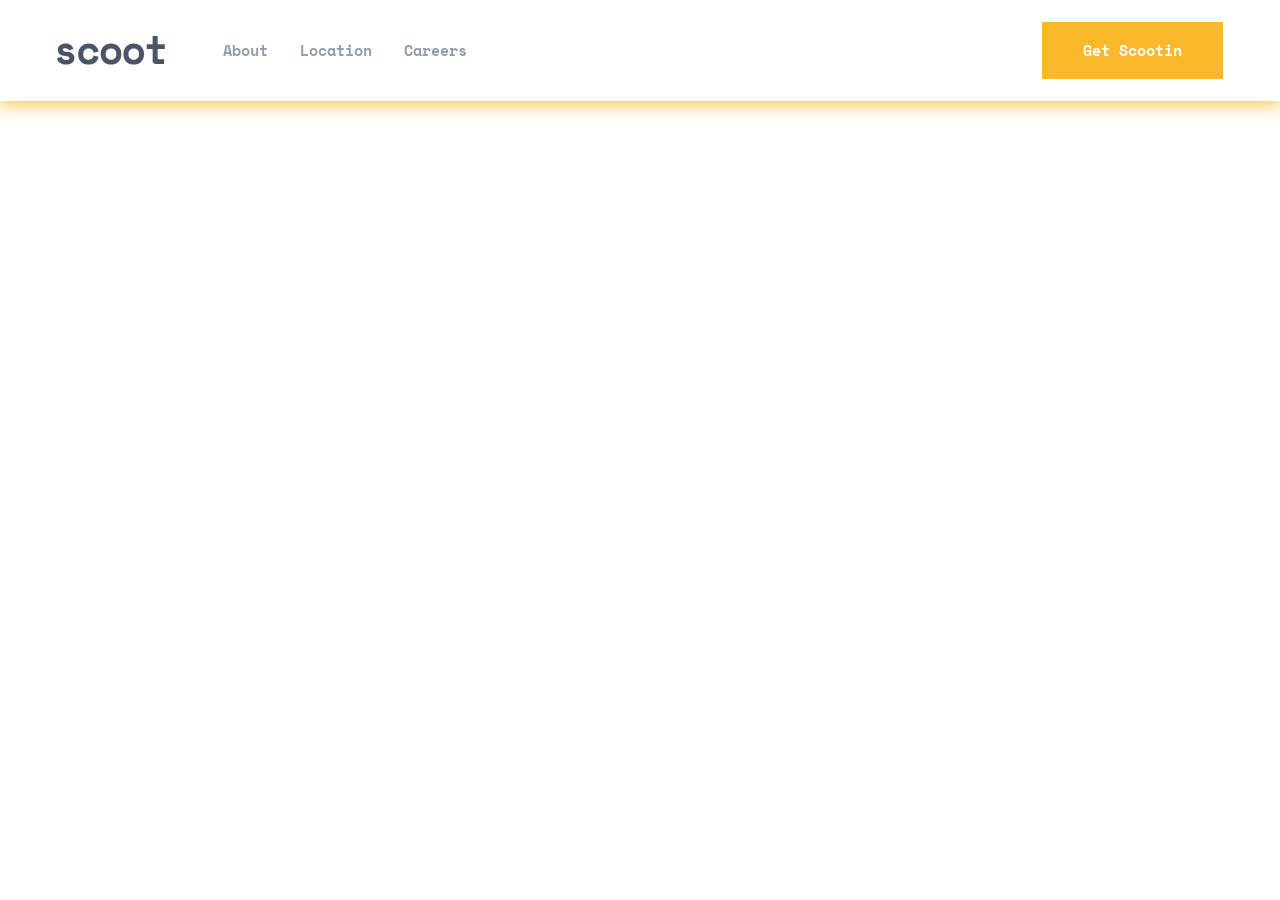
<file: index.html>
<!DOCTYPE html>
<html lang="en">

<head>
    <meta charset="UTF-8">
    <meta name="viewport" content="width=device-width, initial-scale=1.0">
    <link rel="stylesheet" href="./css/main.css">
    <title>SCSS</title>
</head>

<body>
    <header class="header">
        <div class="container header__container">
            <button class="header__test-button">
                <img class="header__test-button-image" src="./icons/open__burger.svg" alt="open__burger-icon">
            </button>
            <div class="header__left-box">
                <a class="header__logo-link" href="#">
                    <img class="header__logo-image" src="./icons/dark_logo.svg" alt="dark__logo" />
                </a>
                <ul class="header__list">
                    <li class="header__lists">
                        <a class="header__links" href="#">
                            <p class="header__links-texts">About</p>
                        </a>
                    </li>
                    <li class="header__lists">
                        <a class="header__links" href="#">
                            <p class="header__links-texts">Location</p>
                        </a>
                    </li>
                    <li class="header__lists">
                        <a class="header__links" href="#">
                            <p class="header__links-texts">Careers</p>
                        </a>
                    </li>
                </ul>
            </div>
            <button class="header__button">Get Scootin</button>
            <div class="header__mb-buttons-box">
                <button class="header__mb-open-burger-button">
                    <img class="header__mb-open-burger-icon" src="./icons/open__burger.svg" alt="open__burger-icon" />
                </button>
                <button class="header__mb-close-burger-button">
                    <img class="header__mb-close-burger-icon" src="./icons/close__burger.svg" alt="close__burger-icon" />
                </button>
            </div>
        </div>
        <div class="header__mb-div">
            <nav class="header__mb-nav">
                <ul class="header__mb-list">
                    <li class="header__mb-lists">
                        <a class="header__mb-links" href="#">
                            <p class="header__mb-links-texts">About</p>
                        </a>
                    </li>
                    <li class="header__mb-lists">
                        <a class="header__mb-links" href="#">
                            <p class="header__mb-links-texts">Location</p>
                        </a>
                    </li>
                    <li class="header__mb-lists">
                        <a class="header__mb-links" href="#">
                            <p  class="header__mb-links-texts">Careers</p>
                        </a>
                    </li>
                </ul>
                 <button class="header__mb-button">Get Scootin</button>
            </nav>
        </div>
    </header>
    <main>
    </main>
    <script src="./main.js"></script>
</body>

</html>
</file>
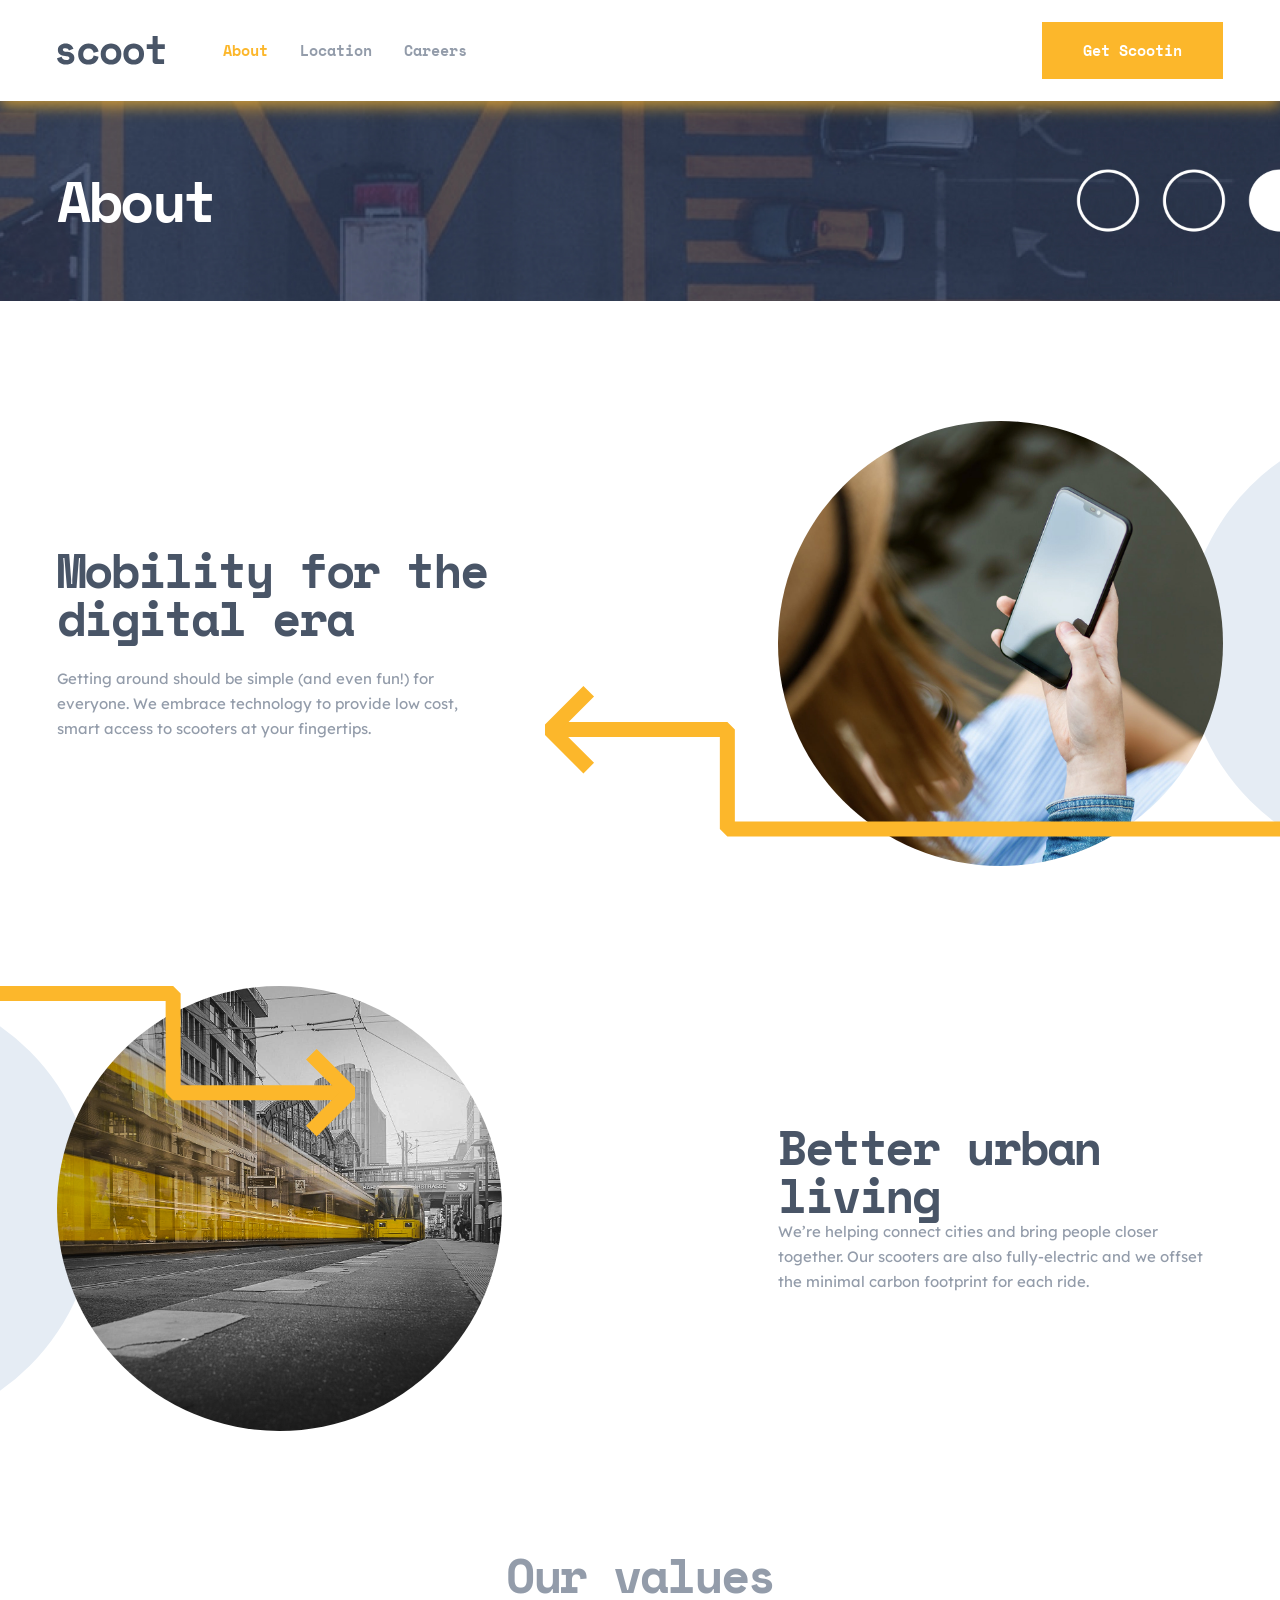
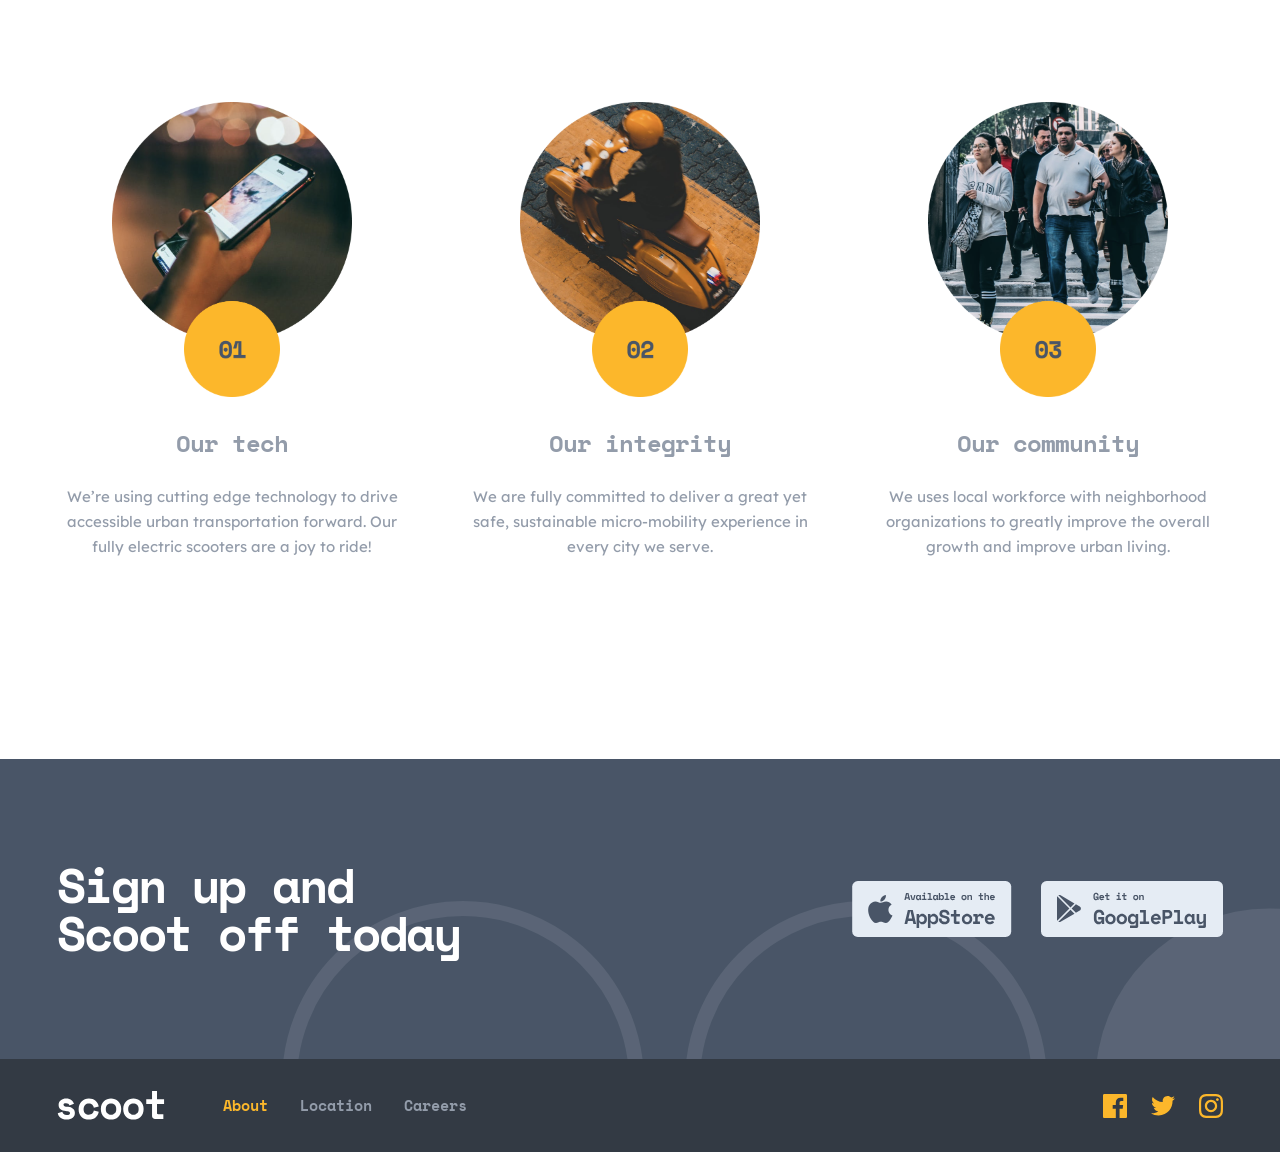
<file: about.html>
<!DOCTYPE html>
<html lang="en">

<head>
    <meta charset="UTF-8">
    <meta name="viewport" content="width=device-width, initial-scale=1.0">
    <link rel="stylesheet" href="./css/main.css">
    <title>About-page</title>
</head>

<body>
    <header class="header">
        <div class="container header__container">
            <button class="header__test-button">
                <img class="header__test-button-image" src="./icons/open__burger.svg" alt="open__burger-icon">
            </button>
            <div class="header__left-box">
                <a class="header__logo-link" href="index.html">
                    <img class="header__logo-image" src="./icons/dark_logo.svg" alt="dark__logo" />
                </a>
                <ul class="header__list">
                    <li class="header__lists">
                        <a class="header__links" href="#">
                            <p class="header__links-texts online ">About</p>
                        </a>
                    </li>
                    <li class="header__lists">
                        <a class="header__links" href="./location.html">
                            <p class="header__links-texts">Location</p>
                        </a>
                    </li>
                    <li class="header__lists">
                        <a class="header__links" href="./careers.html">
                            <p class="header__links-texts">Careers</p>
                        </a>
                    </li>
                </ul>
            </div>
            <button class="header__button">Get Scootin</button>
            <div class="header__mb-buttons-box">
                <button class="header__mb-open-burger-button">
                    <img class="header__mb-open-burger-icon" src="./icons/open__burger.svg" alt="open__burger-icon" />
                </button>
                <button class="header__mb-close-burger-button">
                    <img class="header__mb-close-burger-icon" src="./icons/close__burger.svg"
                        alt="close__burger-icon" />
                </button>
            </div>
        </div>
        <div class="header__mb-div">
            <nav class="header__mb-nav">
                <ul class="header__mb-list">
                    <li class="header__mb-lists">
                        <a class="header__mb-links" href="#">
                            <p class="header__mb-links-texts online ">About</p>
                        </a>
                    </li>
                    <li class="header__mb-lists">
                        <a class="header__mb-links" href="location.html">
                            <p class="header__mb-links-texts">Location</p>
                        </a>
                    </li>
                    <li class="header__mb-lists">
                        <a class="header__mb-links" href="careers.html">
                            <p class="header__mb-links-texts">Careers</p>
                        </a>
                    </li>
                </ul>
                <button class="header__mb-button">Get Scootin</button>
            </nav>
        </div>
    </header>
    <main>
        <section class="about">
            <div class="container about__container">
                <h2 class="about__title">About</h2>
            </div>
        </section>
        <section class="era">
            <div class="container era__container">
                <div class="era__left-box">
                    <h2 class="era__title">Mobility for the digital era</h2>
                    <p class="era__text"> Getting around should be simple (and even fun!) for everyone. We embrace
                        technology to provide low cost, smart access to scooters at your fingertips.</p>
                </div>
                <img class="era__image" src="./images/girl.jpg" alt="guy">
            </div>
        </section>
        <section class="urban">
            <div class="container urban__container">
                <img class="urban__image" src="./images/urban.jpg" alt="urban">
                <div class="urban__right-box">
                    <h2 class="urban__title">Better urban living</h2>
                    <p class="urban__text"> We’re helping connect cities and bring people closer together. Our scooters
                        are also fully-electric and we offset the minimal carbon footprint for each ride.</p>
                </div>
            </div>
        </section>
        <section class="values">
            <div class="container values__container">
                <h3 class="values__title">Our values</h3>
                <div class="values__box">
                    <div class="values__boxes">
                        <img class="values__imagas" src="./images/our__tech.png" alt="images">
                        <h5 class="values__titles">Our tech</h5>
                        <p class="values__texts">We’re using cutting edge technology to drive accessible urban
                            transportation forward. Our fully electric scooters are a joy to ride!</p>
                    </div>
                    <div class="values__boxes">
                        <img class="values__imagas" src="./images/our__integrity.png" alt="images">
                        <h5 class="values__titles">Our integrity</h5>
                        <p class="values__texts">We are fully committed to deliver a great yet safe, sustainable
                            micro-mobility experience in every city we serve.</p>
                    </div>
                    <div class="values__boxes">
                        <img class="values__imagas" src="./images/our__community.png" alt="images">
                        <h5 class="values__titles">Our community</h5>
                        <p class="values__texts">We uses local workforce with neighborhood organizations to greatly
                            improve the overall growth and improve urban living.</p>
                    </div>
                </div>
            </div>
        </section>
        <section class="sign">
            <div class="container sign__container">
                <h2 class="sign__title">Sign up and Scoot off today</h2>
                <div class="sign__right-box">
                    <a class="sign__icon-link" href="https://www.apple.com/app-store/" target="_blank"
                        rel="noopener noreferrer">
                        <img class="sign__icon-image" src="./icons/appstore.svg" alt="appstore">
                    </a>
                    <a class="sign__icon-link" href="https://play.google.com/store/games?hl=en" target="_blank"
                        rel="noopener noreferrer">
                        <img class="sign__icon-image" src="./icons/googleplay.svg" alt="googleplay">
                    </a>
                </div>
            </div>
        </section>
    </main>
    <footer class="footer">
        <div class="container footer__container">
            <div class="footer__left-box">
                <a class="footer__logo-link" href="index.html">
                    <img class="footer__logo-image" src="./icons/white__logo.svg" alt="white__logo">
                </a>
                <ul class="footer__list">
                    <li class="footer__lists">
                        <a class="footer__links" href=".#">
                            <p class="footer__links-texts online ">About</p>
                        </a>
                    </li>
                    <li class="footer__lists">
                        <a class="footer__links" href="./location.html">
                            <p class="footer__links-texts">Location</p>
                        </a>
                    </li>
                    <li class="footer__lists">
                        <a class="footer__links" href="./careers.html">
                            <p class="footer__links-texts">Careers</p>
                        </a>
                    </li>
                </ul>
            </div>
            <div class="footer__right-icon-box">
                <a class="footer__icon-link" href="https://www.facebook.com/" target="_blank" rel="noopener noreferrer">
                    <img class="footer__icon-image" src="./icons/facebook.svg" alt="facebook">
                </a>
                <a class="footer__icon-link" href="https://x.com/" target="_blank" rel="noopener noreferrer">
                    <img class="footer__icon-image" src="./icons/twitter.svg" alt="twitter">
                </a>
                <a class="footer__icon-link" href="https://www.instagram.com/" target="_blank"
                    rel="noopener noreferrer">
                    <img class="footer__icon-image" src="./icons/instagram.svg" alt="instagram">
                </a>
            </div>
        </div>
    </footer>
    <script src="./main.js"></script>
</body>

</html>
</file>
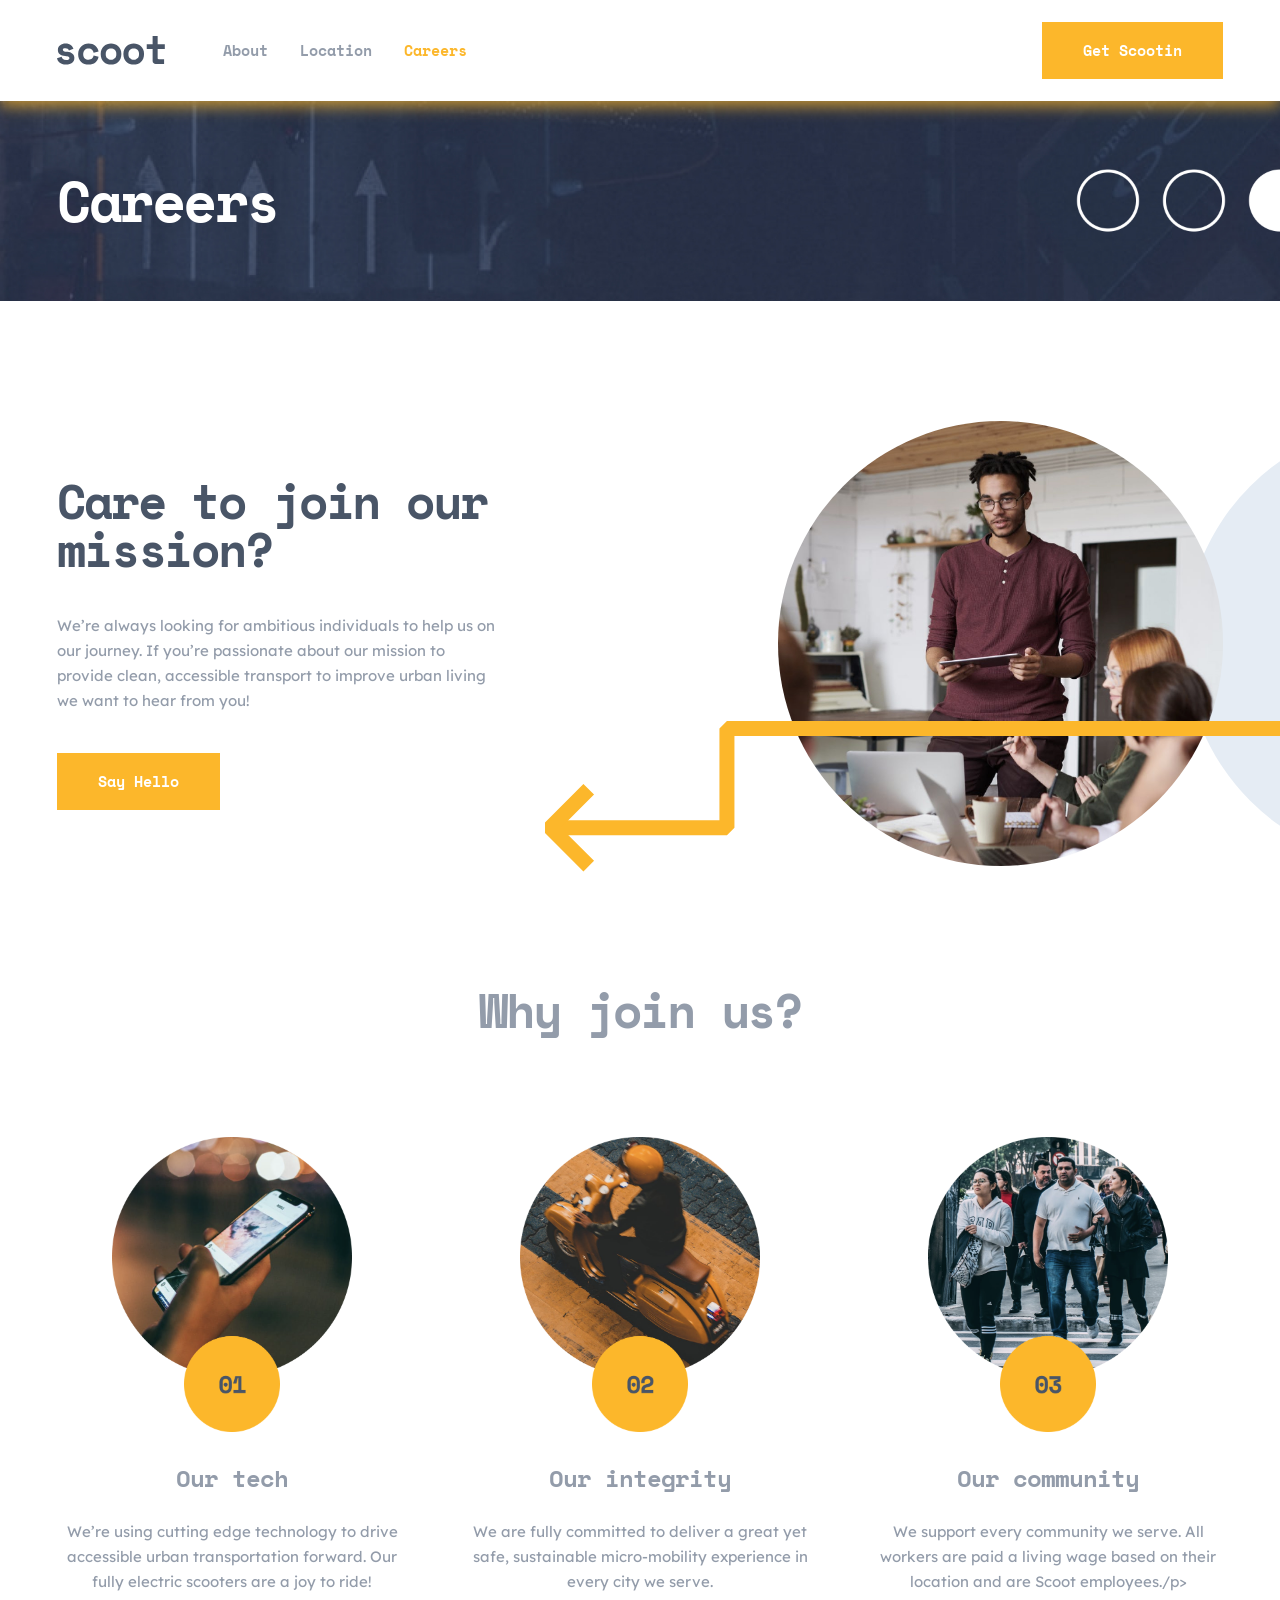
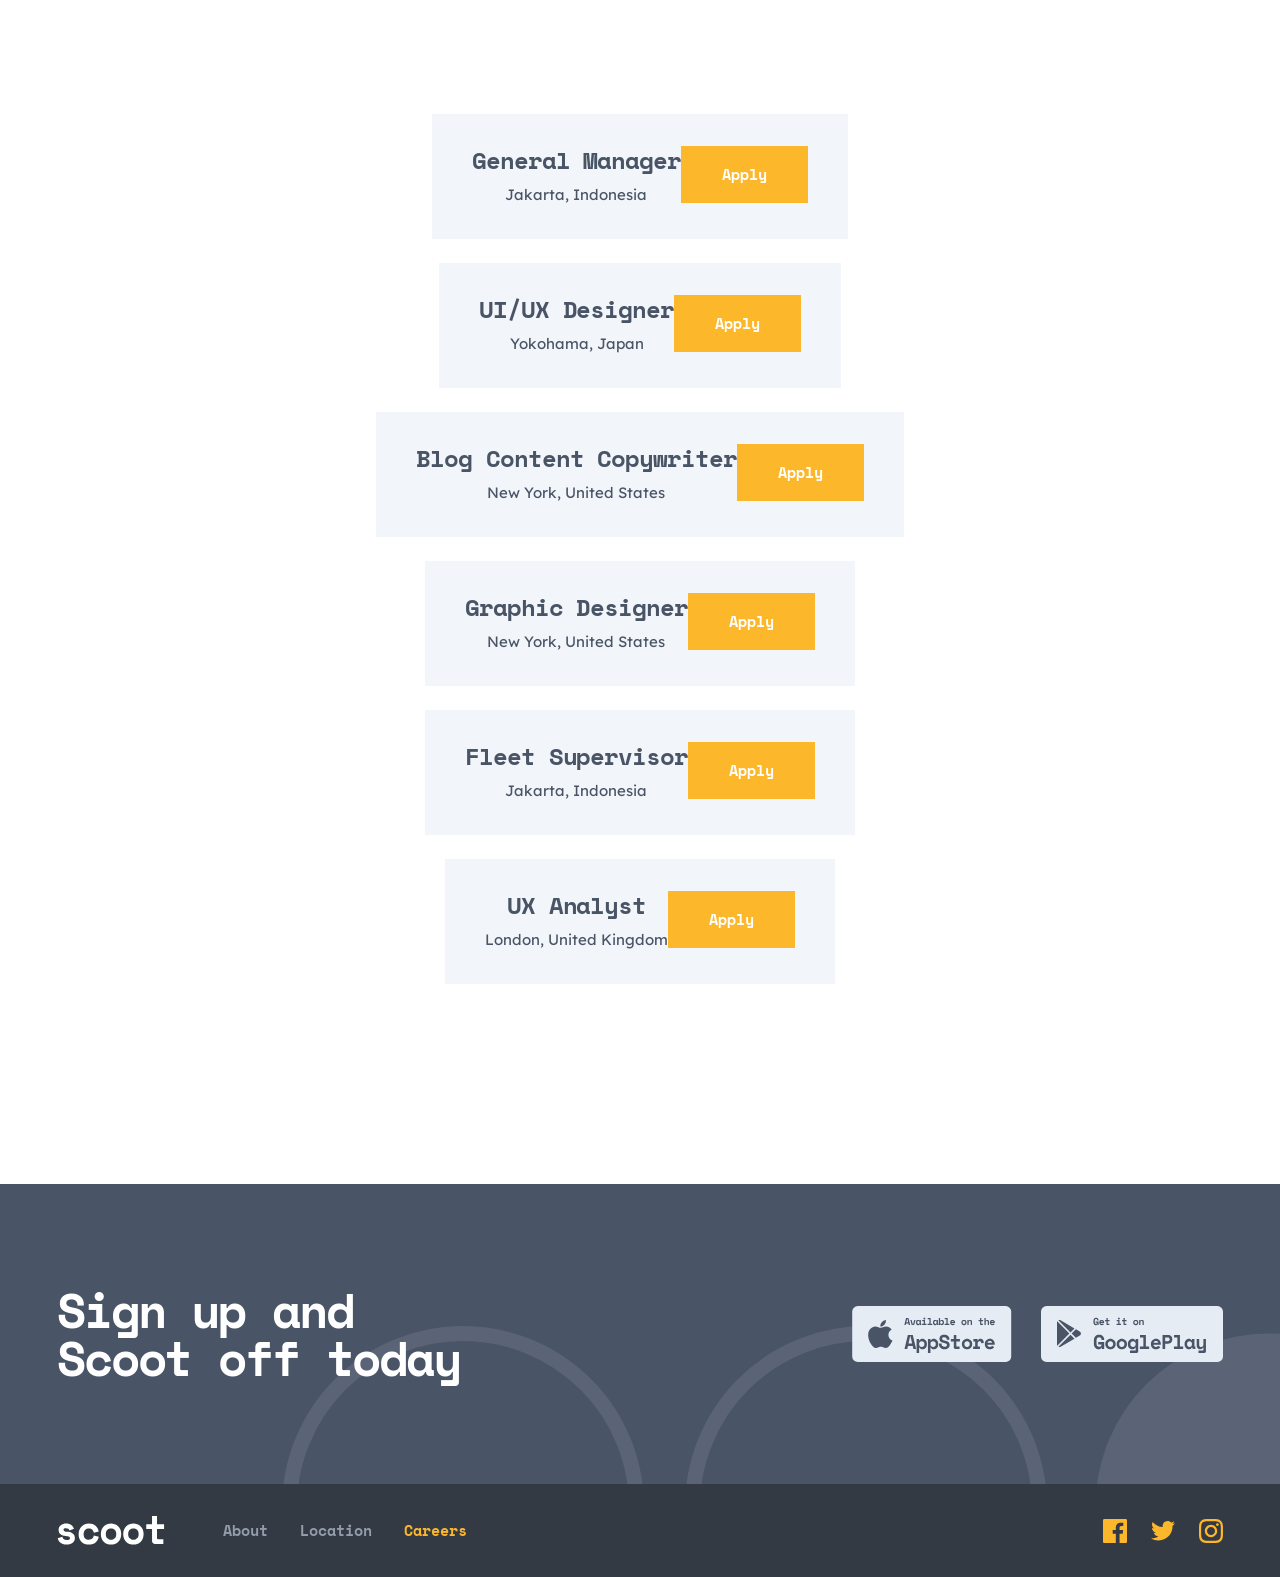
<file: careers.html>
<!DOCTYPE html>
<html lang="en">

<head>
    <meta charset="UTF-8">
    <meta name="viewport" content="width=device-width, initial-scale=1.0">
    <link rel="stylesheet" href="./css/main.css">
    <title>Careers-page</title>
</head>

<body>
    <header class="header">
        <div class="container header__container">
            <button class="header__test-button">
                <img class="header__test-button-image" src="./icons/open__burger.svg" alt="open__burger-icon">
            </button>
            <div class="header__left-box">
                <a class="header__logo-link" href="index.html">
                    <img class="header__logo-image" src="./icons/dark_logo.svg" alt="dark__logo" />
                </a>
                <ul class="header__list">
                    <li class="header__lists">
                        <a class="header__links" href="about.html">
                            <p class="header__links-texts">About</p>
                        </a>
                    </li>
                    <li class="header__lists">
                        <a class="header__links" href="location.html">
                            <p class="header__links-texts">Location</p>
                        </a>
                    </li>
                    <li class="header__lists">
                        <a class="header__links" href="#">
                            <p class="header__links-texts online ">Careers</p>
                        </a>
                    </li>
                </ul>
            </div>
            <button class="header__button">Get Scootin</button>
            <div class="header__mb-buttons-box">
                <button class="header__mb-open-burger-button">
                    <img class="header__mb-open-burger-icon" src="./icons/open__burger.svg" alt="open__burger-icon" />
                </button>
                <button class="header__mb-close-burger-button">
                    <img class="header__mb-close-burger-icon" src="./icons/close__burger.svg"
                        alt="close__burger-icon" />
                </button>
            </div>
        </div>
        <div class="header__mb-div">
            <nav class="header__mb-nav">
                <ul class="header__mb-list">
                    <li class="header__mb-lists">
                        <a class="header__mb-links" href="about.html">
                            <p class="header__mb-links-texts ">About</p>
                        </a>
                    </li>
                    <li class="header__mb-lists">
                        <a class="header__mb-links" href="location.html">
                            <p class="header__mb-links-texts">Location</p>
                        </a>
                    </li>
                    <li class="header__mb-lists">
                        <a class="header__mb-links" href="#">
                            <p class="header__mb-links-texts online ">Careers</p>
                        </a>
                    </li>
                </ul>
                <button class="header__mb-button">Get Scootin</button>
            </nav>
        </div>
    </header>
    <main>
        <section class="careers">
            <div class="container careers__container">
                <h2 class="careers__title">Careers</h2>
            </div>
        </section>
        <section class="mission">
            <div class="container mission__container">
                <div class="mission__left-box">
                    <h2 class="mission__title">Care to join our mission?</h2>
                    <p class="mission__text">We’re always looking for ambitious individuals to help us on our journey.
                        If you’re passionate about our mission to provide clean, accessible transport to improve urban
                        living we want to hear from you!</p>
                    <button class="mission__button">Say Hello</button>
                </div>
                <img class="easy__image" src="./images/black__guy.jpg" alt="guy">
            </div>
        </section>
        <section class="join">
            <div class="container join__container">
                <h3 class="join__title">Why join us?</h3>
                <div class="join__box">
                    <div class="join__boxes">
                        <img class="join__imagas" src="./images/our__tech.png" alt="images">
                        <h5 class="join__titles">Our tech</h5>
                        <p class="join__texts">We’re using cutting edge technology to drive accessible urban
                            transportation forward. Our fully electric scooters are a joy to ride!</p>
                    </div>
                    <div class="join__boxes">
                        <img class="join__imagas" src="./images/our__integrity.png" alt="images">
                        <h5 class="join__titles">Our integrity</h5>
                        <p class="join__texts">We are fully committed to deliver a great yet safe, sustainable
                            micro-mobility experience in every city we serve.</p>
                    </div>
                    <div class="join__boxes">
                        <img class="join__imagas" src="./images/our__community.png" alt="images">
                        <h5 class="join__titles">Our community</h5>
                        <p class="join__texts">We support every community we serve. All workers are paid a living wage
                            based on their location and are Scoot employees./p>
                    </div>
                </div>
            </div>
        </section>
        <section class="category">
            <div class="container category__container">
                <div class="category__box">
                    <div class="category__boxes">
                        <h4 class="category__titles">General Manager</h4>
                        <p class="category__texts">Jakarta, Indonesia</p>
                    </div>
                    <button class="category__button">Apply</button>
                </div>
                <div class="category__box">
                    <div class="category__boxes">
                        <h4 class="category__titles">UI/UX Designer</h4>
                        <p class="category__texts">Yokohama, Japan</p>
                    </div>
                    <button class="category__button">Apply</button>
                </div>
                <div class="category__box">
                    <div class="category__boxes">
                        <h4 class="category__titles">Blog Content Copywriter</h4>
                        <p class="category__texts">New York, United States</p>
                    </div>
                    <button class="category__button">Apply</button>
                </div>
                <div class="category__box">
                    <div class="category__boxes">
                        <h4 class="category__titles">Graphic Designer</h4>
                        <p class="category__texts">New York, United States</p>
                    </div>
                    <button class="category__button">Apply</button>
                </div>
                <div class="category__box">
                    <div class="category__boxes">
                        <h4 class="category__titles">Fleet Supervisor</h4>
                        <p class="category__texts">Jakarta, Indonesia</p>
                    </div>
                    <button class="category__button">Apply</button>
                </div>
                <div class="category__box">
                    <div class="category__boxes">
                        <h4 class="category__titles">UX Analyst</h4>
                        <p class="category__texts">London, United Kingdom</p>
                    </div>
                    <button class="category__button">Apply</button>
                </div>
            </div>
        </section>
        <section class="sign">
            <div class="container sign__container">
                <h2 class="sign__title">Sign up and Scoot off today</h2>
                <div class="sign__right-box">
                    <a class="sign__icon-link" href="https://www.apple.com/app-store/" target="_blank"
                        rel="noopener noreferrer">
                        <img class="sign__icon-image" src="./icons/appstore.svg" alt="appstore">
                    </a>
                    <a class="sign__icon-link" href="https://play.google.com/store/games?hl=en" target="_blank"
                        rel="noopener noreferrer">
                        <img class="sign__icon-image" src="./icons/googleplay.svg" alt="googleplay">
                    </a>
                </div>
            </div>
        </section>
    </main>
    <footer class="footer">
        <div class="container footer__container">
            <div class="footer__left-box">
                <a class="footer__logo-link" href="index.html">
                    <img class="footer__logo-image" src="./icons/white__logo.svg" alt="white__logo">
                </a>
                <ul class="footer__list">
                    <li class="footer__lists">
                        <a class="footer__links" href="./about.html">
                            <p class="footer__links-texts">About</p>
                        </a>
                    </li>
                    <li class="footer__lists">
                        <a class="footer__links" href="location.html">
                            <p class="footer__links-texts">Location</p>
                        </a>
                    </li>
                    <li class="footer__lists">
                        <a class="footer__links" href="#">
                            <p class="footer__links-texts online ">Careers</p>
                        </a>
                    </li>
                </ul>
            </div>
            <div class="footer__right-icon-box">
                <a class="footer__icon-link" href="https://www.facebook.com/" target="_blank" rel="noopener noreferrer">
                    <img class="footer__icon-image" src="./icons/facebook.svg" alt="facebook">
                </a>
                <a class="footer__icon-link" href="https://x.com/" target="_blank" rel="noopener noreferrer">
                    <img class="footer__icon-image" src="./icons/twitter.svg" alt="twitter">
                </a>
                <a class="footer__icon-link" href="https://www.instagram.com/" target="_blank"
                    rel="noopener noreferrer">
                    <img class="footer__icon-image" src="./icons/instagram.svg" alt="instagram">
                </a>
            </div>
        </div>
    </footer>
    <script src="./main.js"></script>
</body>

</html>
</file>
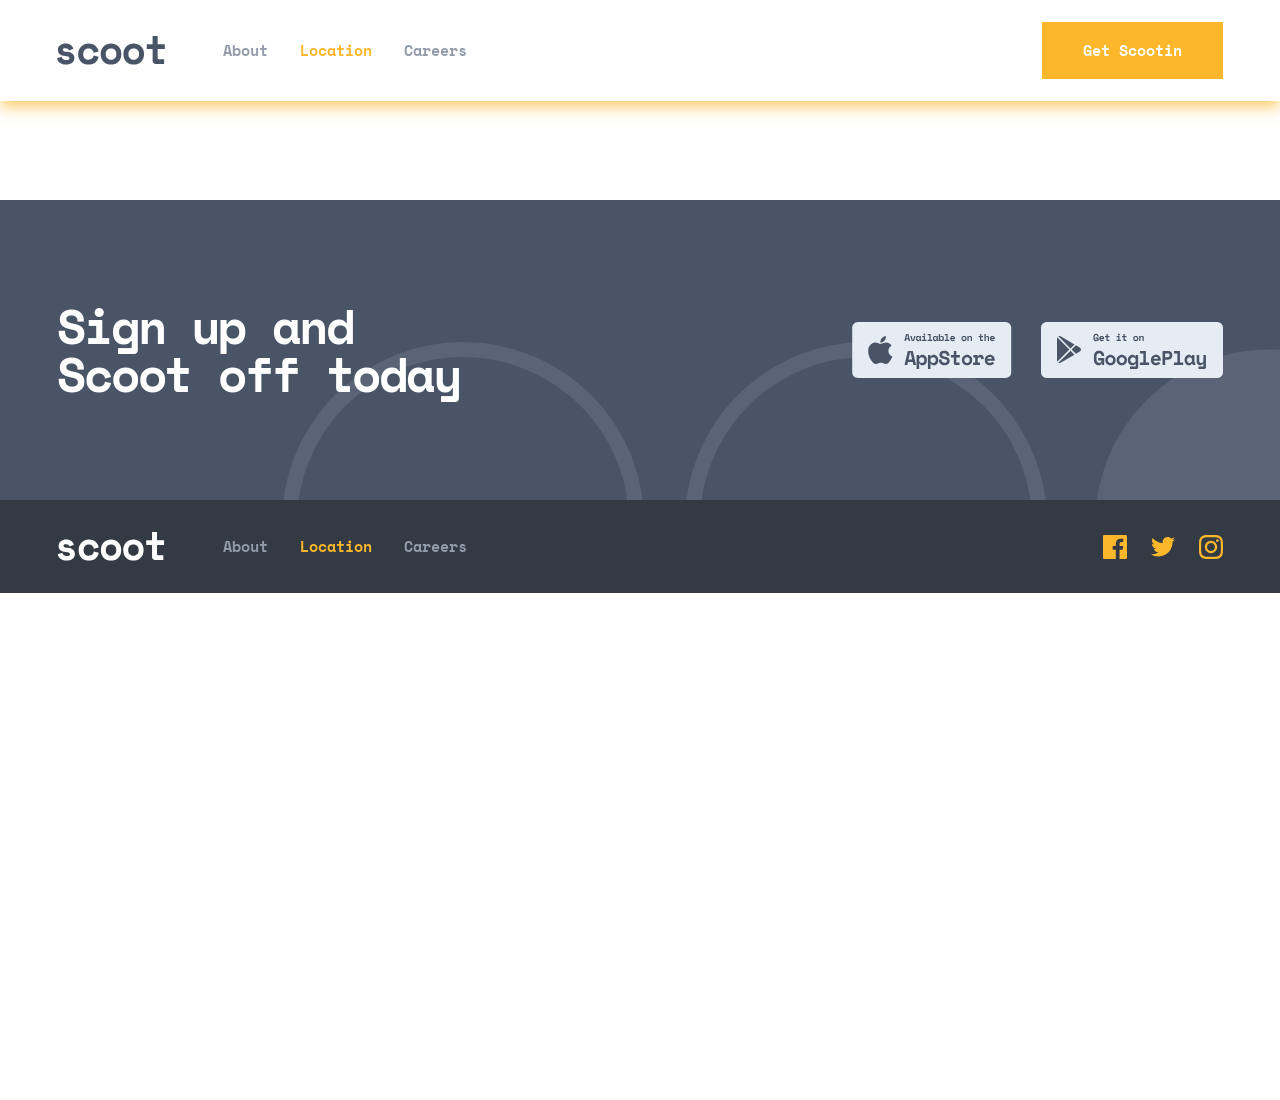
<file: location.html>
<!DOCTYPE html>
<html lang="en">

<head>
    <meta charset="UTF-8">
    <meta name="viewport" content="width=device-width, initial-scale=1.0">
    <link rel="stylesheet" href="./css/main.css">
    <title>Location-page</title>
</head>

<body>
    <header class="header">
        <div class="container header__container">
            <button class="header__test-button">
                <img class="header__test-button-image" src="./icons/open__burger.svg" alt="open__burger-icon">
            </button>
            <div class="header__left-box">
                <a class="header__logo-link" href="index.html">
                    <img class="header__logo-image" src="./icons/dark_logo.svg" alt="dark__logo" />
                </a>
                <ul class="header__list">
                    <li class="header__lists">
                        <a class="header__links" href="about.html">
                            <p class="header__links-texts">About</p>
                        </a>
                    </li>
                    <li class="header__lists">
                        <a class="header__links" href="#">
                            <p class="header__links-texts online ">Location</p>
                        </a>
                    </li>
                    <li class="header__lists">
                        <a class="header__links" href="./careers.html">
                            <p class="header__links-texts">Careers</p>
                        </a>
                    </li>
                </ul>
            </div>
            <button class="header__button">Get Scootin</button>
            <div class="header__mb-buttons-box">
                <button class="header__mb-open-burger-button">
                    <img class="header__mb-open-burger-icon" src="./icons/open__burger.svg" alt="open__burger-icon" />
                </button>
                <button class="header__mb-close-burger-button">
                    <img class="header__mb-close-burger-icon" src="./icons/close__burger.svg"
                        alt="close__burger-icon" />
                </button>
            </div>
        </div>
        <div class="header__mb-div">
            <nav class="header__mb-nav">
                <ul class="header__mb-list">
                    <li class="header__mb-lists">
                        <a class="header__mb-links" href="about.html">
                            <p class="header__mb-links-texts ">About</p>
                        </a>
                    </li>
                    <li class="header__mb-lists">
                        <a class="header__mb-links" href="#">
                            <p class="header__mb-links-texts online ">Location</p>
                        </a>
                    </li>
                    <li class="header__mb-lists">
                        <a class="header__mb-links" href="careers.html">
                            <p class="header__mb-links-texts">Careers</p>
                        </a>
                    </li>
                </ul>
                <button class="header__mb-button">Get Scootin</button>
            </nav>
        </div>
    </header>
    <main>
        <section class="sign">
            <div class="container sign__container">
                <h2 class="sign__title">Sign up and Scoot off today</h2>
                <div class="sign__right-box">
                    <a class="sign__icon-link" href="https://www.apple.com/app-store/" target="_blank"
                        rel="noopener noreferrer">
                        <img class="sign__icon-image" src="./icons/appstore.svg" alt="appstore">
                    </a>
                    <a class="sign__icon-link" href="https://play.google.com/store/games?hl=en" target="_blank"
                        rel="noopener noreferrer">
                        <img class="sign__icon-image" src="./icons/googleplay.svg" alt="googleplay">
                    </a>
                </div>
            </div>
        </section>
    </main>
    <footer class="footer">
        <div class="container footer__container">
            <div class="footer__left-box">
                <a class="footer__logo-link" href="index.html">
                    <img class="footer__logo-image" src="./icons/white__logo.svg" alt="white__logo">
                </a>
                <ul class="footer__list">
                    <li class="footer__lists">
                        <a class="footer__links" href="./about.html">
                            <p class="footer__links-texts">About</p>
                        </a>
                    </li>
                    <li class="footer__lists">
                        <a class="footer__links" href="#">
                            <p class="footer__links-texts online ">Location</p>
                        </a>
                    </li>
                    <li class="footer__lists">
                        <a class="footer__links" href="./careers.html">
                            <p class="footer__links-texts">Careers</p>
                        </a>
                    </li>
                </ul>
            </div>
            <div class="footer__right-icon-box">
                <a class="footer__icon-link" href="https://www.facebook.com/" target="_blank" rel="noopener noreferrer">
                    <img class="footer__icon-image" src="./icons/facebook.svg" alt="facebook">
                </a>
                <a class="footer__icon-link" href="https://x.com/" target="_blank" rel="noopener noreferrer">
                    <img class="footer__icon-image" src="./icons/twitter.svg" alt="twitter">
                </a>
                <a class="footer__icon-link" href="https://www.instagram.com/" target="_blank"
                    rel="noopener noreferrer">
                    <img class="footer__icon-image" src="./icons/instagram.svg" alt="instagram">
                </a>
            </div>
        </div>
    </footer>
    <script src="./main.js"></script>
</body>

</html>
</file>
<file: css/main.css>
.container{width:100%;max-width:1266px;padding:0 50px;margin:0 auto}.header{box-shadow:rgba(252,182,43,.753) 0px 5px 15px;z-index:1111;background-color:#fff;width:100%;top:0;position:fixed}.header__container{padding-top:22px;padding-bottom:22px;display:flex;flex-direction:row;justify-content:space-between;align-items:center}.header__test-button{display:none;opacity:0;border:none;background:none;outline:none}.header__test-button-image{width:20px;height:16px}.header__left-box{display:flex;flex-direction:row;justify-content:center;align-items:center;gap:58.18px}.header__logo-link{transition:450ms ease all}.header__logo-link:active{transition:450ms ease all;opacity:.5px}.header__list{display:flex;flex-direction:row;justify-content:center;align-items:center;gap:32px}.header__links-texts{font-family:"Space Mono";font-weight:bold;font-size:15px;line-height:25px;letter-spacing:0px;color:#939caa}.header__button{display:block;padding:14px 39px;display:flex;flex-direction:row;justify-content:center;align-items:center;background-color:#fcb72b;font-family:"Space Mono";font-size:15px;font-weight:bold;line-height:25px;letter-spacing:0px;color:#fff;transition:400ms ease all;border:2px solid #fcb72b;cursor:pointer}.header__button:active{border:2px solid #fcb72b;background-color:inherit;color:#fcb72b}.header__mb-buttons-box{display:none}.header__mb-open-burger-button{display:block;border:none;background:none;outline:none}.header__mb-open-burger-icon{width:20px;height:16px}.header__mb-close-burger-button{display:none;border:none;background:none;outline:none}.header__mb-close-burger-icon{width:20px;height:16px}.header__mb-div{display:none;transition:450ms ease all;width:100%;z-index:-1;height:100dvh;position:fixed;top:73px;transform:translateX(-100%);backdrop-filter:blur(5px);background-color:rgba(0,0,0,.5)}.header__mb-div.active{transform:translateX(0%);transition:450ms ease all}.header__mb-nav{display:flex;flex-direction:column;justify-content:space-between;align-items:start;background-color:#333a44;width:80%;height:100dvh;padding:64px 32px 102px 32px}.header__mb-list{display:flex;flex-direction:column;justify-content:space-between;align-items:start;gap:24px}.header__mb-links-texts{font-family:"Space Mono";font-weight:bold;font-size:18px;line-height:25px;letter-spacing:0px;color:#fff}.header__mb-button{padding:14px 39px;display:flex;flex-direction:row;justify-content:center;align-items:center;background-color:#fcb72b;font-family:"Space Mono";font-size:15px;font-weight:bold;line-height:25px;letter-spacing:0px;color:#fff;transition:400ms ease all;border:2px solid #fcb72b;cursor:pointer}.header__mb-button:active{border:2px solid #fcb72b;background-color:inherit;color:#fcb72b}@media(max-width: 1024px){.header{box-shadow:rgba(252,182,43,.753) 0px 5px 15px;z-index:1111;background-color:#fff;width:100%;top:0;position:fixed}.header__container{padding-left:40px;padding-right:40px;padding-top:22px;padding-bottom:22px;display:flex;flex-direction:row;justify-content:space-between;align-items:center}.header__test-button{display:none;opacity:0;border:none;background:none;outline:none}.header__test-button-image{width:20px;height:16px}.header__left-box{display:flex;flex-direction:row;justify-content:center;align-items:center;gap:58.18px}.header__logo-link{transition:200ms ease all}.header__logo-link:active{transition:200ms ease all;opacity:.5}.header__logo-image{width:107.82px;height:28.56px}.header__list{display:flex;flex-direction:row;justify-content:center;align-items:center;gap:32px}.header__links-texts{font-family:"Space Mono";font-weight:bold;font-size:15px;line-height:25px;letter-spacing:0px;color:#939caa}.header__button{display:block;padding:14px 39px;display:flex;flex-direction:row;justify-content:center;align-items:center;background-color:#fcb72b;font-family:"Space Mono";font-size:15px;font-weight:bold;line-height:25px;letter-spacing:0px;color:#fff;transition:400ms ease all;border:2px solid #fcb72b;cursor:pointer}.header__button:active{border:2px solid #fcb72b;background-color:inherit;color:#fcb72b}.header__mb-buttons-box{display:none}.header__mb-open-burger-button{display:block;border:none;background:none;outline:none}.header__mb-open-burger-icon{width:20px;height:16px}.header__mb-close-burger-button{display:none;border:none;background:none;outline:none}.header__mb-close-burger-icon{width:20px;height:16px}.header__mb-div{display:none;transition:450ms ease all;width:100%;z-index:-1;height:100dvh;position:fixed;top:73px;transform:translateX(-100%);backdrop-filter:blur(5px);background-color:rgba(0,0,0,.5)}.header__mb-div.active{transform:translateX(0%);transition:450ms ease all}.header__mb-nav{display:flex;flex-direction:column;justify-content:space-between;align-items:start;background-color:#333a44;width:80%;height:100dvh;padding:64px 32px 102px 32px}.header__mb-list{display:flex;flex-direction:column;justify-content:space-between;align-items:start;gap:24px}.header__mb-links-texts{font-family:"Space Mono";font-weight:bold;font-size:18px;line-height:25px;letter-spacing:0px;color:#fff}.header__mb-button{padding:14px 39px;display:flex;flex-direction:row;justify-content:center;align-items:center;background-color:#fcb72b;font-family:"Space Mono";font-size:15px;font-weight:bold;line-height:25px;letter-spacing:0px;color:#fff;transition:400ms ease all;border:2px solid #fcb72b;cursor:pointer}.header__mb-button:active{border:2px solid #fcb72b;background-color:inherit;color:#fcb72b}}@media(max-width: 767px){.header{box-shadow:rgba(252,182,43,.753) 0px 5px 15px;z-index:1111;background-color:#fff;width:100%;top:0;position:fixed}.header__container{padding-left:32px;padding-right:32px;padding-top:22px;padding-bottom:22px;display:flex;flex-direction:row-reverse;justify-content:space-between;align-items:center}.header__test-button{display:block;opacity:0;border:none;background:none;outline:none}.header__test-button-image{width:20px;height:16px}.header__logo-link{transition:450ms ease all}.header__logo-link:active{transition:450ms ease all;opacity:.5}.header__logo-image{width:75.5px;height:20px}.header__list{display:none}.header__lists{display:none}.header__links{display:none}.header__links-texts{font-family:"Space Mono"}.header__button{display:none}.header__mb-buttons-box{display:block}.header__mb-open-burger-button{display:block;border:none;background:none;outline:none}.header__mb-open-burger-icon{width:20px;height:16px}.header__mb-close-burger-button{display:none;border:none;background:none;outline:none}.header__mb-close-burger-icon{width:20px;height:16px}.header__mb-div{display:block;transition:450ms ease all;width:100%;z-index:10;height:100dvh;position:fixed;top:68px;transform:translateX(-100%);backdrop-filter:blur(5px);background-color:rgba(0,0,0,.5)}.header__mb-div.active{transform:translateX(0%);transition:450ms ease all}.header__mb-nav{display:flex;flex-direction:column;justify-content:space-between;align-items:start;background-color:#333a44;width:80%;height:100dvh;padding:64px 32px 102px 32px}.header__mb-list{display:flex;flex-direction:column;justify-content:space-between;align-items:start;gap:24px}.header__mb-links-texts{font-family:"Space Mono";font-weight:bold;font-size:18px;line-height:25px;letter-spacing:0px;color:#fff}.header__mb-button{padding:14px 39px;display:flex;flex-direction:row;justify-content:center;align-items:center;background-color:#fcb72b;font-family:"Space Mono";font-size:15px;font-weight:bold;line-height:25px;letter-spacing:0px;color:#fff;transition:400ms ease all;border:2px solid #fcb72b;cursor:pointer}.header__mb-button:active{border:2px solid #fcb72b;background-color:inherit;color:#fcb72b}}.hero{width:100%;background-image:url("../../images/hero_background-image.jpg");background-position:top;background-repeat:no-repeat;background-size:cover;padding-top:153px;padding-bottom:152px;position:relative}.hero::after{position:absolute;display:inline-block;content:"";bottom:315px;left:-50px;width:203px;height:15px;background-image:url("../../icons/hero__path.svg");background-repeat:no-repeat;background-size:cover;z-index:1}.hero::before{position:absolute;display:inline-block;content:"";bottom:179px;right:300px;width:452px;height:151px;background-image:url("../../icons/hero__vector.svg");background-repeat:no-repeat;background-size:cover;z-index:2}.hero__container{display:flex;flex-direction:column;justify-content:center;align-items:start;position:relative}.hero__container::after{position:absolute;display:inline-block;content:"";top:400px;right:0;width:234px;height:62px;background-image:url("../../icons/hero__triple-circle.svg");background-repeat:no-repeat;background-size:cover}.hero__left-box{width:477px;display:flex;flex-direction:column;justify-content:center;align-items:start;gap:40px}.hero__title{text-align:start;width:477px;font-family:"Space Mono";font-weight:bold;font-size:56px;line-height:56px;letter-spacing:-2.5px;color:#fff}.hero__mini-box{display:flex;flex-direction:column;justify-content:center;align-items:start;gap:32px;margin-left:auto}.hero__text{text-align:start;width:400px;font-family:"Lexend Deca";font-weight:400;font-size:15px;line-height:25px;letter-spacing:0px;color:#fff}.hero__button{padding:14px 39px;display:flex;flex-direction:row;justify-content:center;align-items:center;background-color:#fcb72b;font-family:"Space Mono";font-size:15px;font-weight:bold;line-height:25px;letter-spacing:0px;color:#fff;transition:400ms ease all;border:2px solid #fcb72b;cursor:pointer}.hero__button:active{border:2px solid #fcb72b;background-color:inherit;color:#fcb72b}@media(max-width: 1330px){.hero{width:100%;background-image:url("../../images/hero_background-image.jpg");background-position:top;background-repeat:no-repeat;background-size:cover;padding-top:153px;padding-bottom:152px;position:relative}.hero::after{position:absolute;display:inline-block;content:"";bottom:315px;left:-450px;width:203px;height:15px;background-image:url("../../icons/hero__path.svg");background-repeat:no-repeat;background-size:cover;z-index:1}.hero::before{position:absolute;display:none;content:"";bottom:179px;right:500px;width:452px;height:151px;background-image:url("../../icons/hero__vector.svg");background-repeat:no-repeat;background-size:cover;z-index:2}.hero__container{display:flex;flex-direction:column;justify-content:center;align-items:start;position:relative}.hero__container::after{position:absolute;display:inline-block;content:"";top:400px;right:0;width:234px;height:62px;background-image:url("../../icons/hero__triple-circle.svg");background-repeat:no-repeat;background-size:cover}.hero__left-box{width:477px;display:flex;flex-direction:column;justify-content:center;align-items:start;gap:40px}.hero__title{text-align:start;width:477px;font-family:"Space Mono";font-weight:bold;font-size:56px;line-height:56px;letter-spacing:-2.5px;color:#fff}.hero__mini-box{display:flex;flex-direction:column;justify-content:center;align-items:start;gap:32px;margin-left:auto}.hero__text{text-align:start;width:400px;font-family:"Lexend Deca";font-weight:400;font-size:15px;line-height:25px;letter-spacing:0px;color:#fff}.hero__button{padding:14px 39px;display:flex;flex-direction:row;justify-content:center;align-items:center;background-color:#fcb72b;font-family:"Space Mono";font-size:15px;font-weight:bold;line-height:25px;letter-spacing:0px;color:#fff;transition:400ms ease all;border:2px solid #fcb72b;cursor:pointer}.hero__button:active{border:2px solid #fcb72b;background-color:inherit;color:#fcb72b}}@media(max-width: 1024px){.hero{width:100%;background-image:url("../../images/hero_background-tb-image.jpg");background-position:top;background-repeat:no-repeat;background-size:cover;padding-top:137px;padding-bottom:217px;position:relative}.hero::after{position:absolute;display:none;content:"";bottom:315px;left:-100px;width:203px;height:15px;background-image:url("../../icons/hero__path.svg");background-repeat:no-repeat;background-size:cover;z-index:1}.hero::before{position:absolute;display:inline-block;content:"";bottom:39px;left:0;width:325px;height:151px;background-image:url("../../icons/hero__tb-vector.svg");background-repeat:no-repeat;background-size:cover;z-index:1}.hero__container{padding-left:40px;padding-right:40px;display:flex;flex-direction:column;justify-content:center;align-items:center;position:relative}.hero__container::after{position:absolute;display:none;content:"";top:400px;right:0;width:234px;height:62px;background-image:url("../../icons/hero__triple-circle.svg");background-repeat:no-repeat;background-size:cover}.hero__left-box{width:auto;display:flex;flex-direction:column;justify-content:center;align-items:center;gap:24px}.hero__title{text-align:center;width:573px;font-family:"Space Mono";font-weight:bold;font-size:56px;line-height:56px;letter-spacing:-2.5px;color:#fff}.hero__mini-box{display:flex;flex-direction:column;justify-content:center;align-items:center;gap:32px}.hero__text{text-align:center;width:573px;font-family:"Lexend Deca";font-weight:400;font-size:15px;line-height:25px;letter-spacing:0px;color:#fff}.hero__button{padding:14px 39px;display:flex;flex-direction:row;justify-content:center;align-items:center;background-color:#fcb72b;font-family:"Space Mono";font-size:15px;font-weight:bold;line-height:25px;letter-spacing:0px;color:#fff;transition:400ms ease all;border:2px solid #fcb72b;cursor:pointer}.hero__button:active{border:2px solid #fcb72b;background-color:inherit;color:#fcb72b}}@media(max-width: 767px){.hero{width:100%;background-image:url("../../images/hero_background-mb-image.jpg");background-position:top;background-repeat:no-repeat;background-size:cover;padding-top:115px;padding-bottom:179px;position:relative}.hero::after{position:absolute;display:none;content:"";bottom:315px;left:-50;width:203px;height:15px;background-image:url("../../icons/hero__path.svg");background-repeat:no-repeat;background-size:cover;z-index:1}.hero::before{position:absolute;display:inline-block;content:"";bottom:34.56px;left:0;width:140px;height:151px;background-image:url("../../icons/hero__mb-vector.svg");background-repeat:no-repeat;background-size:cover;z-index:1}.hero__container{padding-left:32px;padding-right:32px;display:flex;flex-direction:column;justify-content:center;align-items:center;position:relative}.hero__container::after{position:absolute;display:none;content:"";top:400px;right:0;width:234px;height:62px;background-image:url("../../icons/hero__triple-circle.svg");background-repeat:no-repeat;background-size:cover}.hero__left-box{width:auto;display:flex;flex-direction:column;justify-content:center;align-items:center;gap:24px}.hero__title{text-align:center;width:311px;font-family:"Space Mono";font-weight:bold;font-size:40px;line-height:40px;letter-spacing:-1.79px;color:#fff}.hero__mini-box{display:flex;flex-direction:column;justify-content:center;align-items:center;gap:34px}.hero__text{text-align:center;width:100%;font-family:"Lexend Deca";font-weight:400;font-size:15px;line-height:25px;letter-spacing:0px;color:#fff}.hero__button{padding:14px 39px;display:flex;flex-direction:row;justify-content:center;align-items:center;background-color:#fcb72b;font-family:"Space Mono";font-size:15px;font-weight:bold;line-height:25px;letter-spacing:0px;color:#fff;transition:400ms ease all;border:2px solid #fcb72b;cursor:pointer}.hero__button:active{border:2px solid #fcb72b;background-color:inherit;color:#fcb72b}}.step{padding-top:160px;position:relative;z-index:2}.step::after{z-index:-1;position:absolute;display:inline-block;content:"";top:205px;left:0px;width:973px;height:15px;background-image:url("../../icons/step__path.svg");background-repeat:no-repeat;background-size:cover}.step__container{display:flex;flex-direction:row;justify-content:space-between;align-items:start;gap:0px}.step__icons{width:96px;height:96px}.step__boxes{width:100%;display:flex;flex-direction:column;justify-content:center;align-items:start;gap:40px}.step__mini-box{display:flex;flex-direction:column;justify-content:center;align-items:start;gap:27px}.step__titles{text-align:start;font-family:"Space Mono";font-weight:bold;font-size:24px;line-height:28px;letter-spacing:-1.07px;color:#495567}.step__texts{width:300px;text-align:start;font-weight:400;font-size:15px;line-height:25px;font-family:"Lexend Deca";color:#939caa}@media(max-width: 1100px){.step{padding-top:160px;position:relative;z-index:2}.step::after{z-index:-1;position:absolute;display:none;content:"";top:205px;left:-50px;width:973px;height:15px;background-image:url("../../icons/step__path.svg");background-repeat:no-repeat;background-size:cover}.step__container{display:flex;flex-direction:column;justify-content:center;align-items:center;gap:50px}.step__icons{width:96px;height:96px}.step__boxes{width:100%;display:flex;flex-direction:row;justify-content:space-evenly;align-items:start;gap:0}.step__mini-box{display:flex;flex-direction:column;justify-content:center;align-items:start;gap:27px}.step__titles{text-align:start;font-family:"Space Mono";font-weight:bold;font-size:24px;line-height:28px;letter-spacing:-1.07px;color:#495567}.step__texts{width:300px;text-align:start;font-weight:400;font-size:15px;line-height:25px;font-family:"Lexend Deca";color:#939caa}}@media(max-width: 1024px){.step{padding-top:122px;position:relative;z-index:2}.step::after{z-index:-1;position:absolute;display:inline-block;content:"";top:0;left:145px;width:15px;height:512px;background-image:url("../../icons/step__tb-path.svg");background-repeat:no-repeat;background-size:cover}.step__container{padding-left:40px;padding-right:40px;display:flex;flex-direction:column;justify-content:center;align-items:center;gap:50px}.step__icons{width:96px;height:96px}.step__boxes{width:100%;display:flex;flex-direction:row;justify-content:space-evenly;align-items:start;gap:0}.step__mini-box{display:flex;flex-direction:column;justify-content:center;align-items:start;gap:27px}.step__titles{text-align:start;font-family:"Space Mono";font-weight:bold;font-size:24px;line-height:28px;letter-spacing:-1.07px;color:#495567}.step__texts{width:398px;text-align:start;font-weight:400;font-size:15px;line-height:25px;font-family:"Lexend Deca";color:#939caa}}@media(max-width: 912px){.step{padding-top:122px;position:relative;z-index:2}.step::after{z-index:-1;position:absolute;display:inline-block;content:"";top:0;left:190px;width:15px;height:512px;background-image:url("../../icons/step__tb-path.svg");background-repeat:no-repeat;background-size:cover}.step__container{padding-left:40px;padding-right:40px;display:flex;flex-direction:column;justify-content:center;align-items:center;gap:50px}.step__icons{width:96px;height:96px}.step__boxes{width:100%;display:flex;flex-direction:row;justify-content:space-evenly;align-items:start;gap:0}.step__mini-box{display:flex;flex-direction:column;justify-content:center;align-items:start;gap:27px}.step__titles{text-align:start;font-family:"Space Mono";font-weight:bold;font-size:24px;line-height:28px;letter-spacing:-1.07px;color:#495567}.step__texts{width:398px;text-align:start;font-weight:400;font-size:15px;line-height:25px;font-family:"Lexend Deca";color:#939caa}}@media(max-width: 820px){.step{padding-top:122px;position:relative;z-index:2}.step::after{z-index:-1;position:absolute;display:inline-block;content:"";top:0;left:162.5px;width:15px;height:512px;background-image:url("../../icons/step__tb-path.svg");background-repeat:no-repeat;background-size:cover}.step__container{padding-left:40px;padding-right:40px;display:flex;flex-direction:column;justify-content:center;align-items:center;gap:50px}.step__icons{width:96px;height:96px}.step__boxes{width:100%;display:flex;flex-direction:row;justify-content:space-evenly;align-items:start;gap:0}.step__mini-box{display:flex;flex-direction:column;justify-content:center;align-items:start;gap:27px}.step__titles{text-align:start;font-family:"Space Mono";font-weight:bold;font-size:24px;line-height:28px;letter-spacing:-1.07px;color:#495567}.step__texts{width:398px;text-align:start;font-weight:400;font-size:15px;line-height:25px;font-family:"Lexend Deca";color:#939caa}}@media(max-width: 768px){.step{padding-top:122px;position:relative;z-index:2}.step::after{z-index:-1;position:absolute;display:inline-block;content:"";top:0;left:145px;width:15px;height:512px;background-image:url("../../icons/step__tb-path.svg");background-repeat:no-repeat;background-size:cover}.step__container{padding-left:40px;padding-right:40px;display:flex;flex-direction:column;justify-content:center;align-items:center;gap:50px}.step__icons{width:96px;height:96px}.step__boxes{width:100%;display:flex;flex-direction:row;justify-content:space-evenly;align-items:start;gap:0}.step__mini-box{display:flex;flex-direction:column;justify-content:center;align-items:start;gap:27px}.step__titles{text-align:start;font-family:"Space Mono";font-weight:bold;font-size:24px;line-height:28px;letter-spacing:-1.07px;color:#495567}.step__texts{width:398px;text-align:start;font-weight:400;font-size:15px;line-height:25px;font-family:"Lexend Deca";color:#939caa}}@media(max-width: 767px){.step{padding-top:120px;position:relative;z-index:2}.step::after{z-index:-1;position:absolute;display:none;content:"";top:0;left:145px;width:15px;height:512px;background-image:url("../../icons/step__tb-path.svg");background-repeat:no-repeat;background-size:cover}.step__container{padding-left:32px;padding-right:32px;display:flex;flex-direction:column;justify-content:center;align-items:center;gap:48px}.step__images{width:56px;height:56px}.step__boxes{display:flex;flex-direction:column;justify-content:center;align-items:center;gap:24px}.step__mini-box{display:flex;flex-direction:column;justify-content:center;align-items:center;gap:24px}.step__titles{text-align:center;font-family:"Space Mono";font-weight:bold;font-size:20px;line-height:28px;letter-spacing:-0.89px;color:#495567}.step__texts{width:100%;text-align:center;font-weight:400;font-size:15px;line-height:25px;letter-spacing:0px;font-family:"Lexend Deca";color:#939caa}}.easy{margin-top:200px;position:relative;z-index:2}.easy::after{position:absolute;content:"";display:inline-block;width:735px;height:151px;right:0;top:300px;background-image:url("../../icons/easy__vector.svg");background-repeat:no-repeat;background-size:cover}.easy::before{z-index:-1;position:absolute;content:"";display:inline-block;width:95px;height:445px;right:0;top:0;background-image:url("../../icons/easy__mask.svg");background-repeat:no-repeat;background-size:cover}.easy__container{display:flex;flex-direction:row;justify-content:space-between;align-items:center}.easy__left-box{display:flex;flex-direction:column;justify-content:center;align-items:start;gap:40px}.easy__title{width:445px;font-family:"Space Mono";color:#495567;font-size:48px;line-height:48px;letter-spacing:-2.14px;font-weight:bold;text-align:start}.easy__text{text-align:start;width:445px;font-family:"Lexend Deca";font-weight:400;color:#939caa;font-size:15px;line-height:25px;letter-spacing:0}.easy__button{padding:14px 39px;display:flex;flex-direction:row;justify-content:center;align-items:center;background-color:#fcb72b;font-family:"Space Mono";font-size:15px;font-weight:bold;line-height:25px;letter-spacing:0px;color:#fff;transition:400ms ease all;border:2px solid #fcb72b;cursor:pointer}.easy__button:active{border:2px solid #fcb72b;background-color:inherit;color:#fcb72b}.easy__image{width:445px;height:445px;border-radius:50%}@media(max-width: 1100px){.easy{margin-top:145px;position:relative;z-index:2}.easy::after{position:absolute;content:"";display:inline-block;width:735px;height:151px;right:0;top:300px;background-image:url("../../icons/easy__tb-vector.svg");background-repeat:no-repeat;background-size:cover}.easy::before{z-index:-1;position:absolute;content:"";display:inline-block;width:95px;height:445px;right:0;top:0;background-image:url("../../icons/easy__mask.svg");background-repeat:no-repeat;background-size:cover}.easy__container{display:flex;flex-direction:column-reverse;justify-content:center;align-items:center;gap:56px}.easy__left-box{display:flex;flex-direction:column;justify-content:center;align-items:center;gap:40px}.easy__title{width:457px;font-family:"Space Mono";color:#495567;font-size:48px;line-height:48px;letter-spacing:-2.14px;font-weight:bold;text-align:center}.easy__text{text-align:center;width:573px;font-family:"Lexend Deca";font-weight:400;color:#939caa;font-size:15px;line-height:25px;letter-spacing:0}.easy__button{padding:14px 39px;display:flex;flex-direction:row;justify-content:center;align-items:center;background-color:#fcb72b;font-family:"Space Mono";font-size:15px;font-weight:bold;line-height:25px;letter-spacing:0px;color:#fff;transition:400ms ease all;border:2px solid #fcb72b;cursor:pointer}.easy__button:active{border:2px solid #fcb72b;background-color:inherit;color:#fcb72b}.easy__image{width:445px;height:445px;border-radius:50%}}@media(max-width: 1024px){.easy{margin-top:145px;position:relative;z-index:2}.easy::after{position:absolute;content:"";display:inline-block;width:735px;height:151px;right:0;top:300px;background-image:url("../../icons/easy__tb-vector.svg");background-repeat:no-repeat;background-size:cover}.easy::before{z-index:-1;position:absolute;content:"";display:inline-block;width:95px;height:445px;right:0;top:0;background-image:url("../../icons/easy__mask.svg");background-repeat:no-repeat;background-size:cover}.easy__container{padding-left:40px;padding-right:40px;display:flex;flex-direction:column-reverse;justify-content:center;align-items:center;gap:56px}.easy__left-box{display:flex;flex-direction:column;justify-content:center;align-items:center;gap:40px}.easy__title{width:457px;font-family:"Space Mono";color:#495567;font-size:48px;line-height:48px;letter-spacing:-2.14px;font-weight:bold;text-align:center}.easy__text{text-align:center;width:573px;font-family:"Lexend Deca";font-weight:400;color:#939caa;font-size:15px;line-height:25px;letter-spacing:0}.easy__button{padding:14px 39px;display:flex;flex-direction:row;justify-content:center;align-items:center;background-color:#fcb72b;font-family:"Space Mono";font-size:15px;font-weight:bold;line-height:25px;letter-spacing:0px;color:#fff;transition:400ms ease all;border:2px solid #fcb72b;cursor:pointer}.easy__button:active{border:2px solid #fcb72b;background-color:inherit;color:#fcb72b}.easy__image{width:445px;height:445px;border-radius:50%}}@media(max-width: 767px){.easy{margin-top:120px;position:relative}.easy::after{position:absolute;content:"";display:inline-block;width:349px;height:151px;right:0;top:165px;background-image:url("../../icons/easy__mb-vektor.svg");background-repeat:no-repeat;background-size:cover}.easy::before{z-index:-1;position:absolute;content:"";display:none;width:95px;height:445px;right:0;top:0;background-image:url("../../icons/easy__mask.svg");background-repeat:no-repeat;background-size:cover}.easy__container{padding-left:32px;padding-right:32px;display:flex;flex-direction:column-reverse;justify-content:center;align-items:center;gap:56px}.easy__left-box{display:flex;flex-direction:column;justify-content:center;align-items:center;gap:32px}.easy__title{width:311px;font-family:"Space Mono";color:#495567;font-size:32px;line-height:32px;letter-spacing:-1.43px;font-weight:bold;text-align:center}.easy__text{text-align:center;width:100%;font-family:"Lexend Deca";font-weight:400;color:#939caa;font-size:15px;line-height:25px;letter-spacing:0}.easy__button{padding:14px 39px;display:flex;flex-direction:row;justify-content:center;align-items:center;background-color:#fcb72b;font-family:"Space Mono";font-size:15px;font-weight:bold;line-height:25px;letter-spacing:0px;color:#fff;transition:400ms ease all;border:2px solid #fcb72b;cursor:pointer}.easy__button:active{border:2px solid #fcb72b;background-color:inherit;color:#fcb72b}.easy__image{width:311px;height:311px;border-radius:50%}}.city{margin-top:160px;position:relative;z-index:2}.city::after{position:absolute;content:"";display:inline-block;width:356px;height:151px;left:0;top:0px;background-image:url("../../icons/city__vector.svg");background-repeat:no-repeat;background-size:cover}.city::before{z-index:-1;position:absolute;content:"";display:inline-block;width:95px;height:445px;left:0;top:0;background-image:url("../../icons/easy__mask.svg");background-repeat:no-repeat;background-size:cover;transform:rotate(180deg)}.city__container{display:flex;flex-direction:row-reverse;justify-content:space-between;align-items:center}.city__right-box{display:flex;flex-direction:column;justify-content:center;align-items:start;gap:40px}.city__title{width:445px;font-family:"Space Mono";color:#495567;font-size:48px;line-height:48px;letter-spacing:-2.14px;font-weight:bold;text-align:start}.city__text{text-align:start;width:445px;font-family:"Lexend Deca";font-weight:400;color:#939caa;font-size:15px;line-height:25px;letter-spacing:0}.city__button{padding:14px 39px;display:flex;flex-direction:row;justify-content:center;align-items:center;background-color:#fcb72b;font-family:"Space Mono";font-size:15px;font-weight:bold;line-height:25px;letter-spacing:0px;color:#fff;transition:400ms ease all;border:2px solid #fcb72b;cursor:pointer}.city__button:active{border:2px solid #fcb72b;background-color:inherit;color:#fcb72b}.city__image{width:445px;height:445px;border-radius:50%}@media(max-width: 1024px){.city{margin-top:128px;position:relative;z-index:2}.city::after{position:absolute;content:"";display:inline-block;width:355px;height:151px;left:0;top:0px;background-image:url("../../icons/city__tb-vector.svg");background-repeat:no-repeat;background-size:cover}.city::before{z-index:-1;position:absolute;content:"";display:inline-block;width:95px;height:445px;left:0;top:0;background-image:url("../../icons/easy__mask.svg");background-repeat:no-repeat;background-size:cover;transform:rotate(180deg)}.city__container{padding-left:40px;padding-right:40px;display:flex;flex-direction:column-reverse;justify-content:center;align-items:center;gap:64px}.city__right-box{display:flex;flex-direction:column;justify-content:center;align-items:center;gap:40px}.city__title{width:457px;font-family:"Space Mono";color:#495567;font-size:48px;line-height:48px;letter-spacing:-2.14px;font-weight:bold;text-align:center}.city__text{text-align:center;width:573px;font-family:"Lexend Deca";font-weight:400;color:#939caa;font-size:15px;line-height:25px;letter-spacing:0}.city__button{padding:14px 39px;display:flex;flex-direction:row;justify-content:center;align-items:center;background-color:#fcb72b;font-family:"Space Mono";font-size:15px;font-weight:bold;line-height:25px;letter-spacing:0px;color:#fff;transition:400ms ease all;border:2px solid #fcb72b;cursor:pointer}.city__button:active{border:2px solid #fcb72b;background-color:inherit;color:#fcb72b}.city__image{width:445px;height:445px;border-radius:50%}}@media(max-width: 1100px){.city{margin-top:128px;position:relative;z-index:2}.city::after{position:absolute;content:"";display:inline-block;width:355px;height:151px;left:0;top:0px;background-image:url("../../icons/city__tb-vector.svg");background-repeat:no-repeat;background-size:cover}.city::before{z-index:-1;position:absolute;content:"";display:inline-block;width:95px;height:445px;left:0;top:0;background-image:url("../../icons/easy__mask.svg");background-repeat:no-repeat;background-size:cover;transform:rotate(180deg)}.city__container{display:flex;flex-direction:column-reverse;justify-content:center;align-items:center;gap:64px}.city__right-box{display:flex;flex-direction:column;justify-content:center;align-items:center;gap:40px}.city__title{width:457px;font-family:"Space Mono";color:#495567;font-size:48px;line-height:48px;letter-spacing:-2.14px;font-weight:bold;text-align:center}.city__text{text-align:center;width:573px;font-family:"Lexend Deca";font-weight:400;color:#939caa;font-size:15px;line-height:25px;letter-spacing:0}.city__button{padding:14px 39px;display:flex;flex-direction:row;justify-content:center;align-items:center;background-color:#fcb72b;font-family:"Space Mono";font-size:15px;font-weight:bold;line-height:25px;letter-spacing:0px;color:#fff;transition:400ms ease all;border:2px solid #fcb72b;cursor:pointer}.city__button:active{border:2px solid #fcb72b;background-color:inherit;color:#fcb72b}.city__image{width:445px;height:445px;border-radius:50%}}@media(max-width: 767px){.city{margin-top:120px;position:relative;z-index:2}.city::after{position:absolute;content:"";display:inline-block;width:267px;height:151px;left:0;top:0px;background-image:url("../../icons/city__mb-vector.svg");background-repeat:no-repeat;background-size:cover}.city::before{z-index:-1;position:absolute;content:"";display:none;width:95px;height:445px;right:0;top:0;background-image:url("../../icons/easy__mask.svg");background-repeat:no-repeat;background-size:cover}.city__container{padding-left:32px;padding-right:32px;display:flex;flex-direction:column-reverse;justify-content:center;align-items:center;gap:56px}.city__right-box{display:flex;flex-direction:column;justify-content:center;align-items:center;gap:32px}.city__title{width:311px;font-family:"Space Mono";color:#495567;font-size:32px;line-height:32px;letter-spacing:-1.43px;font-weight:bold;text-align:center}.city__text{text-align:center;width:100%;font-family:"Lexend Deca";font-weight:400;color:#939caa;font-size:15px;line-height:25px;letter-spacing:0}.city__button{padding:14px 39px;display:flex;flex-direction:row;justify-content:center;align-items:center;background-color:#fcb72b;font-family:"Space Mono";font-size:15px;font-weight:bold;line-height:25px;letter-spacing:0px;color:#fff;transition:400ms ease all;border:2px solid #fcb72b;cursor:pointer}.city__button:active{border:2px solid #fcb72b;background-color:inherit;color:#fcb72b}.city__image{width:311px;height:311px;border-radius:50%}}.zero{margin-top:200px;position:relative;z-index:2}.zero::after{position:absolute;content:"";display:inline-block;width:361px;height:151px;right:0;top:80px;background-image:url("../../icons/zero__vector.svg");background-repeat:no-repeat;background-size:cover}.zero::before{z-index:-1;position:absolute;content:"";display:inline-block;width:95px;height:445px;right:0;top:0;background-image:url("../../icons/easy__mask.svg");background-repeat:no-repeat;background-size:cover}.zero__container{display:flex;flex-direction:row;justify-content:space-between;align-items:center}.zero__left-box{display:flex;flex-direction:column;justify-content:center;align-items:start;gap:40px}.zero__title{width:445px;font-family:"Space Mono";color:#495567;font-size:48px;line-height:48px;letter-spacing:-2.14px;font-weight:bold;text-align:start}.zero__text{text-align:start;width:445px;font-family:"Lexend Deca";font-weight:400;color:#939caa;font-size:15px;line-height:25px;letter-spacing:0}.zero__button{padding:14px 39px;display:flex;flex-direction:row;justify-content:center;align-items:center;background-color:#fcb72b;font-family:"Space Mono";font-size:15px;font-weight:bold;line-height:25px;letter-spacing:0px;color:#fff;transition:400ms ease all;border:2px solid #fcb72b;cursor:pointer}.zero__button:active{border:2px solid #fcb72b;background-color:inherit;color:#fcb72b}.zero__image{width:445px;height:445px;border-radius:50%}@media(max-width: 1100px){.zero{margin-top:120px;position:relative;z-index:2}.zero::after{position:absolute;content:"";display:inline-block;width:355px;height:151px;right:0;top:75px;background-image:url("../../icons/zero__tb-vector.svg");background-repeat:no-repeat;background-size:cover}.zero::before{z-index:-1;position:absolute;content:"";display:inline-block;width:95px;height:445px;right:0;top:0;background-image:url("../../icons/easy__mask.svg");background-repeat:no-repeat;background-size:cover}.zero__container{display:flex;flex-direction:column-reverse;justify-content:center;align-items:center;gap:64px}.zero__left-box{display:flex;flex-direction:column;justify-content:center;align-items:center;gap:40px}.zero__title{width:457px;font-family:"Space Mono";color:#495567;font-size:48px;line-height:48px;letter-spacing:-2.14px;font-weight:bold;text-align:center}.zero__text{text-align:center;width:573px;font-family:"Lexend Deca";font-weight:400;color:#939caa;font-size:15px;line-height:25px;letter-spacing:0}.zero__button{padding:14px 39px;display:flex;flex-direction:row;justify-content:center;align-items:center;background-color:#fcb72b;font-family:"Space Mono";font-size:15px;font-weight:bold;line-height:25px;letter-spacing:0px;color:#fff;transition:400ms ease all;border:2px solid #fcb72b;cursor:pointer}.zero__button:active{border:2px solid #fcb72b;background-color:inherit;color:#fcb72b}.zero__image{width:445px;height:445px;border-radius:50%}}@media(max-width: 1024px){.zero{margin-top:120px;position:relative;z-index:2}.zero::after{position:absolute;content:"";display:inline-block;width:355px;height:151px;right:0;top:75px;background-image:url("../../icons/zero__tb-vector.svg");background-repeat:no-repeat;background-size:cover}.zero::before{z-index:-1;position:absolute;content:"";display:inline-block;width:95px;height:445px;right:0;top:0;background-image:url("../../icons/easy__mask.svg");background-repeat:no-repeat;background-size:cover}.zero__container{padding-left:40px;padding-right:40px;display:flex;flex-direction:column-reverse;justify-content:center;align-items:center;gap:64px}.zero__left-box{display:flex;flex-direction:column;justify-content:center;align-items:center;gap:40px}.zero__title{width:457px;font-family:"Space Mono";color:#495567;font-size:48px;line-height:48px;letter-spacing:-2.14px;font-weight:bold;text-align:center}.zero__text{text-align:center;width:573px;font-family:"Lexend Deca";font-weight:400;color:#939caa;font-size:15px;line-height:25px;letter-spacing:0}.zero__button{padding:14px 39px;display:flex;flex-direction:row;justify-content:center;align-items:center;background-color:#fcb72b;font-family:"Space Mono";font-size:15px;font-weight:bold;line-height:25px;letter-spacing:0px;color:#fff;transition:400ms ease all;border:2px solid #fcb72b;cursor:pointer}.zero__button:active{border:2px solid #fcb72b;background-color:inherit;color:#fcb72b}.zero__image{width:445px;height:445px;border-radius:50%}}@media(max-width: 767px){.zero{margin-top:120px;position:relative}.zero::after{position:absolute;content:"";display:inline-block;width:219px;height:151px;right:0;top:0;background-image:url("../../icons/zero__mb-vector.svg");background-repeat:no-repeat;background-size:cover}.zero::before{z-index:-1;position:absolute;content:"";display:none;width:95px;height:445px;right:0;top:0;background-image:url("../../icons/easy__mask.svg");background-repeat:no-repeat;background-size:cover}.zero__container{padding-left:32px;padding-right:32px;display:flex;flex-direction:column-reverse;justify-content:center;align-items:center;gap:56px}.zero__left-box{display:flex;flex-direction:column;justify-content:center;align-items:center;gap:32px}.zero__title{width:311px;font-family:"Space Mono";color:#495567;font-size:32px;line-height:32px;letter-spacing:-1.43px;font-weight:bold;text-align:center}.zero__text{text-align:center;width:100%;font-family:"Lexend Deca";font-weight:400;color:#939caa;font-size:15px;line-height:25px;letter-spacing:0}.zero__button{padding:14px 39px;display:flex;flex-direction:row;justify-content:center;align-items:center;background-color:#fcb72b;font-family:"Space Mono";font-size:15px;font-weight:bold;line-height:25px;letter-spacing:0px;color:#fff;transition:400ms ease all;border:2px solid #fcb72b;cursor:pointer}.zero__button:active{border:2px solid #fcb72b;background-color:inherit;color:#fcb72b}.zero__image{width:311px;height:311px;border-radius:50%}}.about{margin-top:101px;width:100%;background-image:url("../../images/about__background.jpg");background-position:right;background-repeat:no-repeat;background-size:cover}.about__container{display:flex;flex-direction:row;justify-content:start;align-items:center;padding-top:72px;padding-bottom:72px}.about__title{font-family:"Space Mono";font-weight:bold;font-size:56px;line-height:56px;letter-spacing:-2.5px;color:#fff}@media(max-width: 1024px){.about{margin-top:101px;width:100%;background-image:url("../../images/about__tb-background.jpg");background-position:right;background-repeat:no-repeat;background-size:cover}.about__container{display:flex;flex-direction:row;justify-content:start;align-items:center;padding-right:40px;padding-left:40px;padding-top:72px;padding-bottom:72px}.about__title{font-family:"Space Mono";font-weight:bold;font-size:56px;line-height:56px;letter-spacing:-2.5px;color:#fff}}@media(max-width: 767px){.about{margin-top:68px;width:100%;background-image:url("../../images/about__mb-background.jpg");background-position:center;background-repeat:no-repeat;background-size:cover}.about__container{display:flex;flex-direction:row;justify-content:center;align-items:center;padding-right:32px;padding-left:32px;padding-top:60px;padding-bottom:60px}.about__title{font-family:"Space Mono";font-weight:bold;font-size:40px;line-height:40px;letter-spacing:-1.79px;color:#fff}}.era{margin-top:120px;position:relative;z-index:2}.era::after{position:absolute;content:"";display:inline-block;width:735px;height:151px;right:0;top:265px;background-image:url("../../icons/era__vector.svg");background-repeat:no-repeat;background-size:cover}.era::before{z-index:-1;position:absolute;content:"";display:inline-block;width:95px;height:445px;right:0;top:0;background-image:url("../../icons/easy__mask.svg");background-repeat:no-repeat;background-size:cover}.era__container{display:flex;flex-direction:row;justify-content:space-between;align-items:center}.era__left-box{display:flex;flex-direction:column;justify-content:center;align-items:start;gap:24px}.era__title{width:445px;font-family:"Space Mono";color:#495567;font-size:48px;line-height:48px;letter-spacing:-2.14px;font-weight:bold;text-align:start}.era__text{text-align:start;width:445px;font-family:"Lexend Deca";font-weight:400;color:#939caa;font-size:15px;line-height:25px;letter-spacing:0}.era__image{width:445px;height:445px;border-radius:50%}@media(max-width: 1100px){.era{margin-top:144px;position:relative;z-index:2}.era::after{position:absolute;content:"";display:inline-block;width:735px;height:151px;right:0;top:265px;background-image:url("../../icons/era__tb-vector.svg");background-repeat:no-repeat;background-size:cover}.era::before{z-index:-1;position:absolute;content:"";display:inline-block;width:95px;height:445px;right:0;top:0;background-image:url("../../icons/easy__mask.svg");background-repeat:no-repeat;background-size:cover}.era__container{display:flex;flex-direction:column-reverse;justify-content:center;align-items:center;gap:56px}.era__left-box{display:flex;flex-direction:column;justify-content:center;align-items:center;gap:40px}.era__title{width:457px;font-family:"Space Mono";color:#495567;font-size:48px;line-height:48px;letter-spacing:-2.14px;font-weight:bold;text-align:center}.era__text{text-align:center;width:573px;font-family:"Lexend Deca";font-weight:400;color:#939caa;font-size:15px;line-height:25px;letter-spacing:0}.era__image{width:445px;height:445px;border-radius:50%}}@media(max-width: 1024px){.era{margin-top:144px;position:relative;z-index:2}.era::after{position:absolute;content:"";display:inline-block;width:735px;height:151px;right:0;top:265px;background-image:url("../../icons/era__tb-vector.svg");background-repeat:no-repeat;background-size:cover}.era::before{z-index:-1;position:absolute;content:"";display:inline-block;width:95px;height:445px;right:0;top:0;background-image:url("../../icons/easy__mask.svg");background-repeat:no-repeat;background-size:cover}.era__container{padding-left:40px;padding-right:40px;display:flex;flex-direction:column-reverse;justify-content:center;align-items:center;gap:56px}.era__left-box{display:flex;flex-direction:column;justify-content:center;align-items:center;gap:40px}.era__title{width:457px;font-family:"Space Mono";color:#495567;font-size:48px;line-height:48px;letter-spacing:-2.14px;font-weight:bold;text-align:center}.era__text{text-align:center;width:573px;font-family:"Lexend Deca";font-weight:400;color:#939caa;font-size:15px;line-height:25px;letter-spacing:0}.era__image{width:445px;height:445px;border-radius:50%}}@media(max-width: 767px){.era{margin-top:72px;position:relative}.era::after{position:absolute;content:"";display:inline-block;width:349px;height:151px;right:0;top:130px;background-image:url("../../icons/era__mb-vector.svg");background-repeat:no-repeat;background-size:cover}.era::before{z-index:-1;position:absolute;content:"";display:none;width:95px;height:445px;right:0;top:0;background-image:url("../../icons/easy__mask.svg");background-repeat:no-repeat;background-size:cover}.era__container{padding-left:32px;padding-right:32px;display:flex;flex-direction:column-reverse;justify-content:center;align-items:center;gap:56px}.era__left-box{display:flex;flex-direction:column;justify-content:center;align-items:center;gap:32px}.era__title{width:311px;font-family:"Space Mono";color:#495567;font-size:32px;line-height:32px;letter-spacing:-1.43px;font-weight:bold;text-align:center}.era__text{text-align:center;width:100%;font-family:"Lexend Deca";font-weight:400;color:#939caa;font-size:15px;line-height:25px;letter-spacing:0}.era__image{width:311px;height:311px;border-radius:50%}}.urban{margin-top:120px;position:relative;z-index:2}.urban::after{position:absolute;content:"";display:inline-block;width:355px;height:151px;left:0;top:0px;background-image:url("../../icons/urban__vector.svg");background-repeat:no-repeat;background-size:cover}.urban::before{z-index:-1;position:absolute;content:"";display:inline-block;width:95px;height:445px;left:0;top:0;background-image:url("../../icons/easy__mask.svg");background-repeat:no-repeat;background-size:cover;transform:rotate(180deg)}.urban__container{display:flex;flex-direction:row;justify-content:space-between;align-items:center}.urban__left-box{display:flex;flex-direction:column;justify-content:center;align-items:start;gap:24px}.urban__title{width:445px;font-family:"Space Mono";color:#495567;font-size:48px;line-height:48px;letter-spacing:-2.14px;font-weight:bold;text-align:start}.urban__text{text-align:start;width:445px;font-family:"Lexend Deca";font-weight:400;color:#939caa;font-size:15px;line-height:25px;letter-spacing:0}.urban__image{width:445px;height:445px;border-radius:50%}@media(max-width: 1100px){.urban{margin-top:144px;position:relative;z-index:2}.urban::after{position:absolute;content:"";display:inline-block;width:355px;height:151px;right:0;top:265px;background-image:url("../../icons/urban__tb-vector.svg");background-repeat:no-repeat;background-size:cover}.urban::before{z-index:-1;position:absolute;content:"";display:inline-block;width:95px;height:445px;left:0;top:0;background-image:url("../../icons/easy__mask.svg");background-repeat:no-repeat;background-size:cover;transform:rotate(180deg)}.urban__container{display:flex;flex-direction:column-reverse;justify-content:center;align-items:center;gap:56px}.urban__left-box{display:flex;flex-direction:column;justify-content:center;align-items:center;gap:40px}.urban__title{width:457px;font-family:"Space Mono";color:#495567;font-size:48px;line-height:48px;letter-spacing:-2.14px;font-weight:bold;text-align:center}.urban__text{text-align:center;width:573px;font-family:"Lexend Deca";font-weight:400;color:#939caa;font-size:15px;line-height:25px;letter-spacing:0}.urban__image{width:445px;height:445px;border-radius:50%}}@media(max-width: 1024px){.urban{margin-top:120px;position:relative;z-index:2}.urban::after{position:absolute;content:"";display:inline-block;width:355px;height:151px;right:0;top:0px;background-image:url("../../icons/urban__tb-vector.svg");background-repeat:no-repeat;background-size:cover}.urban::before{z-index:-1;position:absolute;content:"";display:inline-block;width:95px;height:445px;left:0;top:0;background-image:url("../../icons/easy__mask.svg");background-repeat:no-repeat;background-size:cover;transform:rotate(180deg)}.urban__container{padding-left:40px;padding-right:40px;display:flex;flex-direction:column;justify-content:center;align-items:center;gap:56px}.urban__right-box{display:flex;flex-direction:column;justify-content:center;align-items:center;gap:40px}.urban__title{width:457px;font-family:"Space Mono";color:#495567;font-size:48px;line-height:48px;letter-spacing:-2.14px;font-weight:bold;text-align:center}.urban__text{text-align:center;width:573px;font-family:"Lexend Deca";font-weight:400;color:#939caa;font-size:15px;line-height:25px;letter-spacing:0}.urban__image{width:445px;height:445px;border-radius:50%}}@media(max-width: 767px){.urban{margin-top:120px;position:relative}.urban::after{position:absolute;content:"";display:inline-block;width:349px;height:151px;left:0;top:0px;background-image:url("../../icons/urban__mb-vector.svg");background-repeat:no-repeat;background-size:cover}.urban::before{z-index:-1;position:absolute;content:"";display:inline-block;width:95px;height:445px;right:0;top:0;background-image:url("../../icons/easy__mask.svg");background-repeat:no-repeat;background-size:cover;transform:rotate(180deg)}.urban__container{padding-left:32px;padding-right:32px;display:flex;flex-direction:column;justify-content:center;align-items:center;gap:56px}.urban__right-box{display:flex;flex-direction:column;justify-content:center;align-items:center;gap:32px}.urban__title{width:311px;font-family:"Space Mono";color:#495567;font-size:32px;line-height:32px;letter-spacing:-1.43px;font-weight:bold;text-align:center}.urban__text{text-align:center;width:100%;font-family:"Lexend Deca";font-weight:400;color:#939caa;font-size:15px;line-height:25px;letter-spacing:0}.urban__image{width:311px;height:311px;border-radius:50%}}.values{margin-top:120px}.values__container{display:flex;flex-direction:column;justify-content:center;align-items:center;gap:103px}.values__title{font-family:"Space Mono";font-weight:bold;font-size:48px;line-height:48px;letter-spacing:-2.14px;color:#939caa}.values__box{width:100%;display:flex;flex-direction:row;justify-content:space-between;align-items:start}.values__boxes{display:flex;flex-direction:column;justify-content:center;align-items:center}.values__imagas{width:240px;height:295px;margin-bottom:32px}.values__titles{font-family:"Space Mono";margin-bottom:27px;font-weight:bold;font-size:24px;line-height:28px;letter-spacing:-1.07px;color:#939caa}.values__texts{text-align:center;width:350px;font-family:"Lexend Deca";font-weight:400;font-size:15px;line-height:25px;letter-spacing:0px;color:#939caa}@media(max-width: 1200px){.values{margin-top:120px}.values__container{display:flex;flex-direction:column;justify-content:center;align-items:center;gap:105px}.values__title{font-family:"Space Mono";font-weight:bold;font-size:48px;line-height:48px;letter-spacing:-2.14px;color:#939caa}.values__box{width:auto;display:flex;flex-direction:column;justify-content:center;align-items:center;gap:55px}.values__boxes{display:flex;flex-direction:column;justify-content:center;align-items:center}.values__imagas{width:240px;height:295px;margin-bottom:32px}.values__titles{font-family:"Space Mono";margin-bottom:27px;font-weight:bold;font-size:24px;line-height:28px;letter-spacing:-1.07px;color:#939caa}.values__texts{text-align:center;width:457px;font-family:"Lexend Deca";font-weight:400;font-size:15px;line-height:25px;letter-spacing:0px;color:#939caa}}@media(max-width: 1024px){.values{margin-top:120px}.values__container{padding-left:40px;padding-right:40px;display:flex;flex-direction:column;justify-content:center;align-items:center;gap:105px}.values__title{font-family:"Space Mono";font-weight:bold;font-size:48px;line-height:48px;letter-spacing:-2.14px;color:#939caa}.values__box{width:auto;display:flex;flex-direction:column;justify-content:center;align-items:center;gap:55px}.values__boxes{display:flex;flex-direction:column;justify-content:center;align-items:center}.values__imagas{width:240px;height:295px;margin-bottom:32px}.values__titles{font-family:"Space Mono";margin-bottom:27px;font-weight:bold;font-size:24px;line-height:28px;letter-spacing:-1.07px;color:#939caa}.values__texts{text-align:center;width:457px;font-family:"Lexend Deca";font-weight:400;font-size:15px;line-height:25px;letter-spacing:0px;color:#939caa}}@media(max-width: 767px){.values{margin-top:120px}.values__container{padding-left:32px;padding-right:32px;display:flex;flex-direction:column;justify-content:center;align-items:center;gap:64px}.values__title{font-family:"Space Mono";font-weight:bold;font-size:32px;line-height:32px;letter-spacing:-1.07px;color:#939caa}.values__box{width:auto;display:flex;flex-direction:column;justify-content:center;align-items:center;gap:56px}.values__boxes{display:flex;flex-direction:column;justify-content:center;align-items:center}.values__imagas{width:240px;height:288px;margin-bottom:16px}.values__titles{font-family:"Space Mono";margin-bottom:27px;font-weight:bold;font-size:24px;line-height:28px;letter-spacing:-1.07px;color:#939caa}.values__texts{text-align:center;width:100%;font-family:"Lexend Deca";font-weight:400;font-size:15px;line-height:25px;letter-spacing:0px;color:#939caa}}.careers{margin-top:101px;width:100%;background-image:url("../../images/careers__background.jpg");background-position:right;background-repeat:no-repeat;background-size:cover}.careers__container{display:flex;flex-direction:row;justify-content:start;align-items:center;padding-top:72px;padding-bottom:72px}.careers__title{font-family:"Space Mono";font-weight:bold;font-size:56px;line-height:56px;letter-spacing:-2.5px;color:#fff}@media(max-width: 1024px){.careers{margin-top:101px;width:100%;background-image:url("../../images/careers__tb-background.jpg");background-position:right;background-repeat:no-repeat;background-size:cover}.careers__container{display:flex;flex-direction:row;justify-content:start;align-items:center;padding-right:40px;padding-left:40px;padding-top:72px;padding-bottom:72px}.careers__title{font-family:"Space Mono";font-weight:bold;font-size:56px;line-height:56px;letter-spacing:-2.5px;color:#fff}}@media(max-width: 767px){.careers{margin-top:68px;width:100%;background-image:url("../../images/careers__mb-background.jpg");background-position:center;background-repeat:no-repeat;background-size:cover}.careers__container{display:flex;flex-direction:row;justify-content:center;align-items:center;padding-right:32px;padding-left:32px;padding-top:60px;padding-bottom:60px}.careers__title{font-family:"Space Mono";font-weight:bold;font-size:40px;line-height:40px;letter-spacing:-1.79px;color:#fff}}.mission{margin-top:120px;position:relative;z-index:2}.mission::after{position:absolute;content:"";display:inline-block;width:735px;height:151px;right:0;top:300px;background-image:url("../../icons/mission__vector.svg");background-repeat:no-repeat;background-size:cover}.mission::before{z-index:-1;position:absolute;content:"";display:inline-block;width:95px;height:445px;right:0;top:0;background-image:url("../../icons/easy__mask.svg");background-repeat:no-repeat;background-size:cover}.mission__container{display:flex;flex-direction:row;justify-content:space-between;align-items:center}.mission__left-box{display:flex;flex-direction:column;justify-content:center;align-items:start;gap:40px}.mission__title{width:445px;font-family:"Space Mono";color:#495567;font-size:48px;line-height:48px;letter-spacing:-2.14px;font-weight:bold;text-align:start}.mission__text{text-align:start;width:445px;font-family:"Lexend Deca";font-weight:400;color:#939caa;font-size:15px;line-height:25px;letter-spacing:0}.mission__button{padding:14px 39px;display:flex;flex-direction:row;justify-content:center;align-items:center;background-color:#fcb72b;font-family:"Space Mono";font-size:15px;font-weight:bold;line-height:25px;letter-spacing:0px;color:#fff;transition:400ms ease all;border:2px solid #fcb72b;cursor:pointer}.mission__button:active{border:2px solid #fcb72b;background-color:inherit;color:#fcb72b}.mission__image{width:445px;height:445px;border-radius:50%}@media(max-width: 1100px){.mission{margin-top:144px;position:relative;z-index:2}.mission::after{position:absolute;content:"";display:inline-block;width:735px;height:151px;right:0;top:300px;background-image:url("../../icons/mission__tb-vector.svg");background-repeat:no-repeat;background-size:cover}.mission::before{z-index:-1;position:absolute;content:"";display:inline-block;width:95px;height:445px;right:0;top:0;background-image:url("../../icons/easy__mask.svg");background-repeat:no-repeat;background-size:cover}.mission__container{display:flex;flex-direction:column-reverse;justify-content:center;align-items:center;gap:56px}.mission__left-box{display:flex;flex-direction:column;justify-content:center;align-items:center;gap:40px}.mission__title{width:457px;font-family:"Space Mono";color:#495567;font-size:48px;line-height:48px;letter-spacing:-2.14px;font-weight:bold;text-align:center}.mission__text{text-align:center;width:573px;font-family:"Lexend Deca";font-weight:400;color:#939caa;font-size:15px;line-height:25px;letter-spacing:0}.mission__button{padding:14px 39px;display:flex;flex-direction:row;justify-content:center;align-items:center;background-color:#fcb72b;font-family:"Space Mono";font-size:15px;font-weight:bold;line-height:25px;letter-spacing:0px;color:#fff;transition:400ms ease all;border:2px solid #fcb72b;cursor:pointer}.mission__button:active{border:2px solid #fcb72b;background-color:inherit;color:#fcb72b}.mission__image{width:445px;height:445px;border-radius:50%}}@media(max-width: 1024px){.mission{margin-top:144px;position:relative;z-index:2}.mission::after{position:absolute;content:"";display:inline-block;width:735px;height:151px;right:0;top:300px;background-image:url("../../icons/mission__tb-vector.svg");background-repeat:no-repeat;background-size:cover}.mission::before{z-index:-1;position:absolute;content:"";display:inline-block;width:95px;height:445px;right:0;top:0;background-image:url("../../icons/easy__mask.svg");background-repeat:no-repeat;background-size:cover}.mission__container{padding-left:40px;padding-right:40px;display:flex;flex-direction:column-reverse;justify-content:center;align-items:center;gap:56px}.mission__left-box{display:flex;flex-direction:column;justify-content:center;align-items:center;gap:40px}.mission__title{width:457px;font-family:"Space Mono";color:#495567;font-size:48px;line-height:48px;letter-spacing:-2.14px;font-weight:bold;text-align:center}.mission__text{text-align:center;width:573px;font-family:"Lexend Deca";font-weight:400;color:#939caa;font-size:15px;line-height:25px;letter-spacing:0}.mission__button{padding:14px 39px;display:flex;flex-direction:row;justify-content:center;align-items:center;background-color:#fcb72b;font-family:"Space Mono";font-size:15px;font-weight:bold;line-height:25px;letter-spacing:0px;color:#fff;transition:400ms ease all;border:2px solid #fcb72b;cursor:pointer}.mission__button:active{border:2px solid #fcb72b;background-color:inherit;color:#fcb72b}.mission__image{width:445px;height:445px;border-radius:50%}}@media(max-width: 767px){.mission{margin-top:72px;position:relative}.mission::after{position:absolute;content:"";display:inline-block;width:349px;height:151px;right:0;top:165px;background-image:url("../../icons/mission__mb-vector.svg");background-repeat:no-repeat;background-size:cover}.mission::before{z-index:-1;position:absolute;content:"";display:none;width:95px;height:445px;right:0;top:0;background-image:url("../../icons/easy__mask.svg");background-repeat:no-repeat;background-size:cover}.mission__container{padding-left:32px;padding-right:32px;display:flex;flex-direction:column-reverse;justify-content:center;align-items:center;gap:56px}.mission__left-box{display:flex;flex-direction:column;justify-content:center;align-items:center;gap:32px}.mission__title{width:311px;font-family:"Space Mono";color:#495567;font-size:32px;line-height:32px;letter-spacing:-1.43px;font-weight:bold;text-align:center}.mission__text{text-align:center;width:100%;font-family:"Lexend Deca";font-weight:400;color:#939caa;font-size:15px;line-height:25px;letter-spacing:0}.mission__button{padding:14px 39px;display:flex;flex-direction:row;justify-content:center;align-items:center;background-color:#fcb72b;font-family:"Space Mono";font-size:15px;font-weight:bold;line-height:25px;letter-spacing:0px;color:#fff;transition:400ms ease all;border:2px solid #fcb72b;cursor:pointer}.mission__button:active{border:2px solid #fcb72b;background-color:inherit;color:#fcb72b}.mission__image{width:311px;height:311px;border-radius:50%}}.join{margin-top:120px}.join__container{display:flex;flex-direction:column;justify-content:center;align-items:center;gap:103px}.join__title{font-family:"Space Mono";font-weight:bold;font-size:48px;line-height:48px;letter-spacing:-2.14px;color:#939caa}.join__box{width:100%;display:flex;flex-direction:row;justify-content:space-between;align-items:start}.join__boxes{display:flex;flex-direction:column;justify-content:center;align-items:center}.join__imagas{width:240px;height:295px;margin-bottom:32px}.join__titles{font-family:"Space Mono";margin-bottom:27px;font-weight:bold;font-size:24px;line-height:28px;letter-spacing:-1.07px;color:#939caa}.join__texts{text-align:center;width:350px;font-family:"Lexend Deca";font-weight:400;font-size:15px;line-height:25px;letter-spacing:0px;color:#939caa}@media(max-width: 1200px){.join{margin-top:120px}.join__container{display:flex;flex-direction:column;justify-content:center;align-items:center;gap:105px}.join__title{font-family:"Space Mono";font-weight:bold;font-size:48px;line-height:48px;letter-spacing:-2.14px;color:#939caa}.join__box{width:auto;display:flex;flex-direction:column;justify-content:center;align-items:center;gap:55px}.join__boxes{display:flex;flex-direction:column;justify-content:center;align-items:center}.join__imagas{width:240px;height:295px;margin-bottom:32px}.join__titles{font-family:"Space Mono";margin-bottom:27px;font-weight:bold;font-size:24px;line-height:28px;letter-spacing:-1.07px;color:#939caa}.join__texts{text-align:center;width:457px;font-family:"Lexend Deca";font-weight:400;font-size:15px;line-height:25px;letter-spacing:0px;color:#939caa}}@media(max-width: 1024px){.join{margin-top:120px}.join__container{padding-left:40px;padding-right:40px;display:flex;flex-direction:column;justify-content:center;align-items:center;gap:105px}.join__title{font-family:"Space Mono";font-weight:bold;font-size:48px;line-height:48px;letter-spacing:-2.14px;color:#939caa}.join__box{width:auto;display:flex;flex-direction:column;justify-content:center;align-items:center;gap:55px}.join__boxes{display:flex;flex-direction:column;justify-content:center;align-items:center}.join__imagas{width:240px;height:295px;margin-bottom:32px}.join__titles{font-family:"Space Mono";margin-bottom:27px;font-weight:bold;font-size:24px;line-height:28px;letter-spacing:-1.07px;color:#939caa}.join__texts{text-align:center;width:457px;font-family:"Lexend Deca";font-weight:400;font-size:15px;line-height:25px;letter-spacing:0px;color:#939caa}}@media(max-width: 767px){.join{margin-top:120px}.join__container{padding-left:32px;padding-right:32px;display:flex;flex-direction:column;justify-content:center;align-items:center;gap:64px}.join__title{font-family:"Space Mono";font-weight:bold;font-size:32px;line-height:32px;letter-spacing:-1.07px;color:#939caa}.join__box{width:auto;display:flex;flex-direction:column;justify-content:center;align-items:center;gap:56px}.join__boxes{display:flex;flex-direction:column;justify-content:center;align-items:center}.join__imagas{width:240px;height:288px;margin-bottom:16px}.join__titles{font-family:"Space Mono";margin-bottom:27px;font-weight:bold;font-size:24px;line-height:28px;letter-spacing:-1.07px;color:#939caa}.join__texts{text-align:center;width:100%;font-family:"Lexend Deca";font-weight:400;font-size:15px;line-height:25px;letter-spacing:0px;color:#939caa}}.category{margin-top:120px}.category__container{display:flex;flex-direction:column;justify-content:center;align-items:center;gap:24px}.category__box{padding:32px 40px;display:flex;flex-direction:row;justify-content:space-between;align-items:start;background-color:#f2f5f9}.category__boxes{display:flex;flex-direction:column;justify-content:center;align-items:center;gap:8px}.category__titles{text-align:start;font-family:"Space Mono";font-weight:bold;font-size:24px;line-height:28px;letter-spacing:-1.07px;color:#495567}.category__texts{text-align:start;font-family:"Lexend Deca";font-weight:400;font-size:15px;line-height:25px;letter-spacing:0px;color:#495567}.category__button{padding:14px 39px;display:flex;flex-direction:row;justify-content:center;align-items:center;background-color:#fcb72b;font-family:"Space Mono";font-size:15px;font-weight:bold;line-height:25px;letter-spacing:0px;color:#fff;transition:400ms ease all;border:2px solid #fcb72b;cursor:pointer}.category__button:active{border:2px solid #fcb72b;background-color:inherit;color:#fcb72b}@media(max-width: 1024px){.category{margin-top:120px}.category__container{padding-left:40px;padding-right:40px;display:flex;flex-direction:column;justify-content:center;align-items:center;gap:16px}.category__box{padding:34px 48px;display:flex;flex-direction:row;justify-content:space-between;align-items:start;background-color:#f2f5f9}.category__boxes{display:flex;flex-direction:column;justify-content:center;align-items:center;gap:8px}.category__titles{text-align:start;font-family:"Space Mono";font-weight:bold;font-size:24px;line-height:28px;letter-spacing:-1.07px;color:#495567}.category__texts{text-align:start;font-family:"Lexend Deca";font-weight:400;font-size:15px;line-height:25px;letter-spacing:0px;color:#495567}.category__button{padding:14px 39px;display:flex;flex-direction:row;justify-content:center;align-items:center;background-color:#fcb72b;font-family:"Space Mono";font-size:15px;font-weight:bold;line-height:25px;letter-spacing:0px;color:#fff;transition:400ms ease all;border:2px solid #fcb72b;cursor:pointer}.category__button:active{border:2px solid #fcb72b;background-color:inherit;color:#fcb72b}}@media(max-width: 767px){.category{margin-top:145px}.category__container{padding-left:32px;padding-right:32px;display:flex;flex-direction:column;justify-content:center;align-items:center;gap:16px}.category__box{width:100%;padding:36px 32px;display:flex;flex-direction:column;justify-content:center;align-items:center;gap:16px;background-color:#f2f5f9}.category__boxes{display:flex;flex-direction:column;justify-content:center;align-items:center;gap:4px}.category__titles{text-align:center;font-family:"Space Mono";font-weight:bold;font-size:18px;line-height:24px;letter-spacing:-0.8px;color:#495567}.category__texts{text-align:center;font-family:"Lexend Deca";font-weight:400;font-size:15px;line-height:25px;letter-spacing:0px;color:#495567}.category__button{width:100%;padding:14px 39px;display:flex;flex-direction:row;justify-content:center;align-items:center;background-color:#fcb72b;font-family:"Space Mono";font-size:15px;font-weight:bold;line-height:25px;letter-spacing:0px;color:#fff;transition:400ms ease all;border:2px solid #fcb72b;cursor:pointer}.category__button:active{border:2px solid #fcb72b;background-color:inherit;color:#fcb72b}}.sign{margin-top:200px;background-color:#495567;position:relative;z-index:2}.sign::after{z-index:-1;position:absolute;content:"";display:inline-block;width:998px;height:158px;right:0;bottom:0;background-image:url("../../icons/triple__circles.svg");background-repeat:no-repeat;background-size:cover}.sign__container{padding-top:102px;padding-bottom:102px;display:flex;flex-direction:row;justify-content:space-between;align-items:center}.sign__title{text-align:start;width:415px;font-family:"Space Mono";font-weight:bold;font-size:48px;line-height:48px;letter-spacing:-2.14px;color:#fff}.sign__right-box{display:flex;flex-direction:row;justify-content:center;align-items:center;gap:18px}.sign__icon-link{transition:200ms ease all}.sign__icon-link:active{transition:200ms ease all;opacity:.5}.sign__icon-image{width:182px;height:56px}@media(max-width: 1024px){.sign{margin-top:104px;background-color:#495567;position:relative;z-index:2}.sign::after{z-index:-1;position:absolute;content:"";display:inline-block;width:100%;height:158px;bottom:0;background-image:url("../../icons/triple__tb-circles.svg");background-repeat:no-repeat;background-size:cover}.sign__container{padding-top:62px;padding-bottom:62px;display:flex;flex-direction:column;justify-content:center;align-items:center;padding-right:40px;padding-bottom:40px;gap:40px}.sign__title{width:457px;text-align:center;font-family:"Space Mono";font-weight:bold;font-size:48px;line-height:48px;letter-spacing:-2.14px;color:#fff}.sign__right-box{display:flex;flex-direction:row;justify-content:center;align-items:center;gap:12.86px}.sign__icon-link{transition:200ms ease all}.sign__icon-link:active{transition:200ms ease all;opacity:.5}.sign__icon-image{width:130px;height:40px}}@media(max-width: 767px){.sign{margin-top:120px;background-color:#495567;position:relative;z-index:2}.sign::after{z-index:-1;position:absolute;content:"";display:inline-block;width:100%;height:181px;bottom:0;background-image:url("../../icons/double__mb-circles.svg");background-repeat:no-repeat;background-size:cover}.sign__container{padding-top:88px;padding-bottom:88px;display:flex;flex-direction:column;justify-content:center;align-items:center;padding-right:32px;padding-bottom:32px;gap:40px}.sign__title{width:311px;text-align:center;font-family:"Space Mono";font-weight:bold;font-size:32px;line-height:32px;letter-spacing:-1.43px;color:#fff}.sign__right-box{display:flex;flex-direction:row;justify-content:center;align-items:center;gap:12.86px}.sign__icon-link{transition:200ms ease all}.sign__icon-link:active{transition:200ms ease all;opacity:.5}.sign__icon-image{width:130px;height:40px}}.footer{background-color:#333a44}.footer__container{padding-top:32px;padding-bottom:32px;display:flex;flex-direction:row;justify-content:space-between;align-items:center}.footer__left-box{display:flex;flex-direction:row;justify-content:center;align-items:center;gap:58.18px}.footer__logo-link{transition:200ms ease all}.footer__logo-link:active{opacity:.5}.footer__list{display:flex;flex-direction:row;justify-content:center;align-items:center;gap:32px}.footer__links-texts{font-family:"Space Mono";font-weight:bold;font-size:15px;line-height:25px;color:#939caa}.footer__right-icon-box{display:flex;flex-direction:row;justify-content:center;align-items:center;gap:24px}.footer__icon-link{transition:450ms ease all}.footer__icon-link:hover{transform:translate(3px, -3px);opacity:.5;transition:450ms ease all}.footer__logo-image{width:107.82px;height:28.56px}.footer__icon-image{width:24px;height:24px}@media(max-width: 1024px){.footer{background-color:#333a44}.footer__container{padding-left:40px;padding-right:40px;padding-top:32px;padding-bottom:32px;display:flex;flex-direction:row;justify-content:space-between;align-items:center}.footer__left-box{display:flex;flex-direction:row;justify-content:center;align-items:center;gap:58.18px}.footer__logo-link{transition:200ms ease all}.footer__logo-link:active{opacity:.5}.footer__list{display:flex;flex-direction:row;justify-content:center;align-items:center;gap:32px}.footer__links-texts{font-family:"Space Mono";font-weight:bold;font-size:15px;line-height:25px;color:#939caa}.footer__right-icon-box{display:flex;flex-direction:row;justify-content:center;align-items:center;gap:24px}.footer__icon-link{transition:200ms ease all}.footer__icon-link:active{opacity:.5;transition:200ms ease all}.footer__logo-image{width:107.82px;height:28.56px}.footer__icon-image{width:24px;height:24px}}@media(max-width: 767px){.footer{background-color:#333a44}.footer__container{padding:64px 32px 88px;display:flex;flex-direction:column;justify-content:center;align-items:center;gap:85px}.footer__left-box{display:flex;flex-direction:column;justify-content:center;align-items:center;gap:41.44px}.footer__logo-link{transition:200ms ease all}.footer__logo-link:active{opacity:.5}.footer__logo-image{width:75.5px;height:20px}.footer__list{display:flex;flex-direction:column;justify-content:center;align-items:center;gap:16px}.footer__links-texts{font-family:"Space Mono";font-weight:bold;font-size:15px;line-height:25px;color:#939caa}.footer__right-icon-box{display:flex;flex-direction:row;justify-content:center;align-items:center;gap:24px}.footer__icon-link{transition:200ms ease all}.footer__icon-link:active{opacity:.5;transition:200ms ease all}.footer__icon-image{width:24px;height:24px}}::-webkit-scrollbar{width:.45rem}::-webkit-scrollbar-track{background-color:var(--white)}::-webkit-scrollbar-thumb{background-color:var(--yellow)}:root{--white: #ffffff;--black: #000000;--yellow: #FCB72B}::-moz-selection{background-color:var(--yellow);color:var(--white)}::selection{background-color:var(--yellow);color:var(--white)}*,*::before,*::after{border:0;margin:0;padding:0;box-sizing:border-box}h1,h2,h3,h4,h5,h6,p{margin:0;padding:0;font-size:inherit;font-family:inherit}ul,ol,li{margin:0;padding:0;list-style:none;list-style-type:none}a{margin:0;padding:0;text-decoration:none}img{margin:0;padding:0;vertical-align:middle}html{margin:0;padding:0;height:100%;box-sizing:border-box;scroll-behavior:smooth;-webkit-text-size-adjust:100%}body{margin:0;padding:0;min-width:320px;font-family:Arial,Helvetica,sans-serif;font-weight:400;font-style:normal;font-size:16px;height:100%;line-height:1.5;color:var(--black);overflow-x:hidden;text-rendering:optimizeLegibility;-webkit-font-smoothing:antialiased;background-color:var(--white)}.visually-hidden{position:absolute;width:1px;height:1px;padding:0;margin:-1px;overflow:hidden;clip:rect(0 0 0 0);white-space:nowrap;border:0}.online{color:var(--yellow)}html{line-height:1.15;-webkit-text-size-adjust:100%}body{margin:0}main{display:block}h1{font-size:2em;margin:.67em 0}hr{box-sizing:content-box;height:0;overflow:visible}pre{font-family:monospace,monospace;font-size:1em}a{background-color:rgba(0,0,0,0)}abbr[title]{border-bottom:none;text-decoration:underline;-webkit-text-decoration:underline dotted;text-decoration:underline dotted}b,strong{font-weight:bolder}code,kbd,samp{font-family:monospace,monospace;font-size:1em}small{font-size:80%}sub,sup{font-size:75%;line-height:0;position:relative;vertical-align:baseline}sub{bottom:-0.25em}sup{top:-0.5em}img{border-style:none}button,input,optgroup,select,textarea{font-family:inherit;font-size:100%;line-height:1.15;margin:0}button,input{overflow:visible}button,select{text-transform:none}button,[type=button],[type=reset],[type=submit]{-webkit-appearance:button}button::-moz-focus-inner,[type=button]::-moz-focus-inner,[type=reset]::-moz-focus-inner,[type=submit]::-moz-focus-inner{border-style:none;padding:0}button:-moz-focusring,[type=button]:-moz-focusring,[type=reset]:-moz-focusring,[type=submit]:-moz-focusring{outline:1px dotted ButtonText}fieldset{padding:.35em .75em .625em}legend{box-sizing:border-box;color:inherit;display:table;max-width:100%;padding:0;white-space:normal}progress{vertical-align:baseline}textarea{overflow:auto}[type=checkbox],[type=radio]{box-sizing:border-box;padding:0}[type=number]::-webkit-inner-spin-button,[type=number]::-webkit-outer-spin-button{height:auto}[type=search]{-webkit-appearance:textfield;outline-offset:-2px}[type=search]::-webkit-search-decoration{-webkit-appearance:none}::-webkit-file-upload-button{-webkit-appearance:button;font:inherit}details{display:block}summary{display:list-item}template{display:none}[hidden]{display:none}@font-face{font-display:swap;font-family:"Space Mono";font-style:normal;font-weight:400;src:url("../fonts/space-mono-v17-latin-regular.woff2") format("woff2")}@font-face{font-display:swap;font-family:"Space Mono";font-style:normal;font-weight:700;src:url("../fonts/space-mono-v17-latin-700.woff2") format("woff2")}@font-face{font-display:swap;font-family:"Lexend Deca";font-style:normal;font-weight:400;src:url("../fonts/lexend-deca-v25-latin-regular.woff2") format("woff2")}@font-face{font-display:swap;font-family:"Lexend Deca";font-style:normal;font-weight:500;src:url("../fonts/lexend-deca-v25-latin-500.woff2") format("woff2")}@font-face{font-display:swap;font-family:"Lexend Deca";font-style:normal;font-weight:600;src:url("../fonts/lexend-deca-v25-latin-600.woff2") format("woff2")}@font-face{font-display:swap;font-family:"Lexend Deca";font-style:normal;font-weight:700;src:url("../fonts/lexend-deca-v25-latin-700.woff2") format("woff2")}@font-face{font-display:swap;font-family:"Lexend Deca";font-style:normal;font-weight:800;src:url("../fonts/lexend-deca-v25-latin-800.woff2") format("woff2")}@font-face{font-display:swap;font-family:"Lexend Deca";font-style:normal;font-weight:900;src:url("../fonts/lexend-deca-v25-latin-900.woff2") format("woff2")}/*# sourceMappingURL=main.css.map */
</file>
